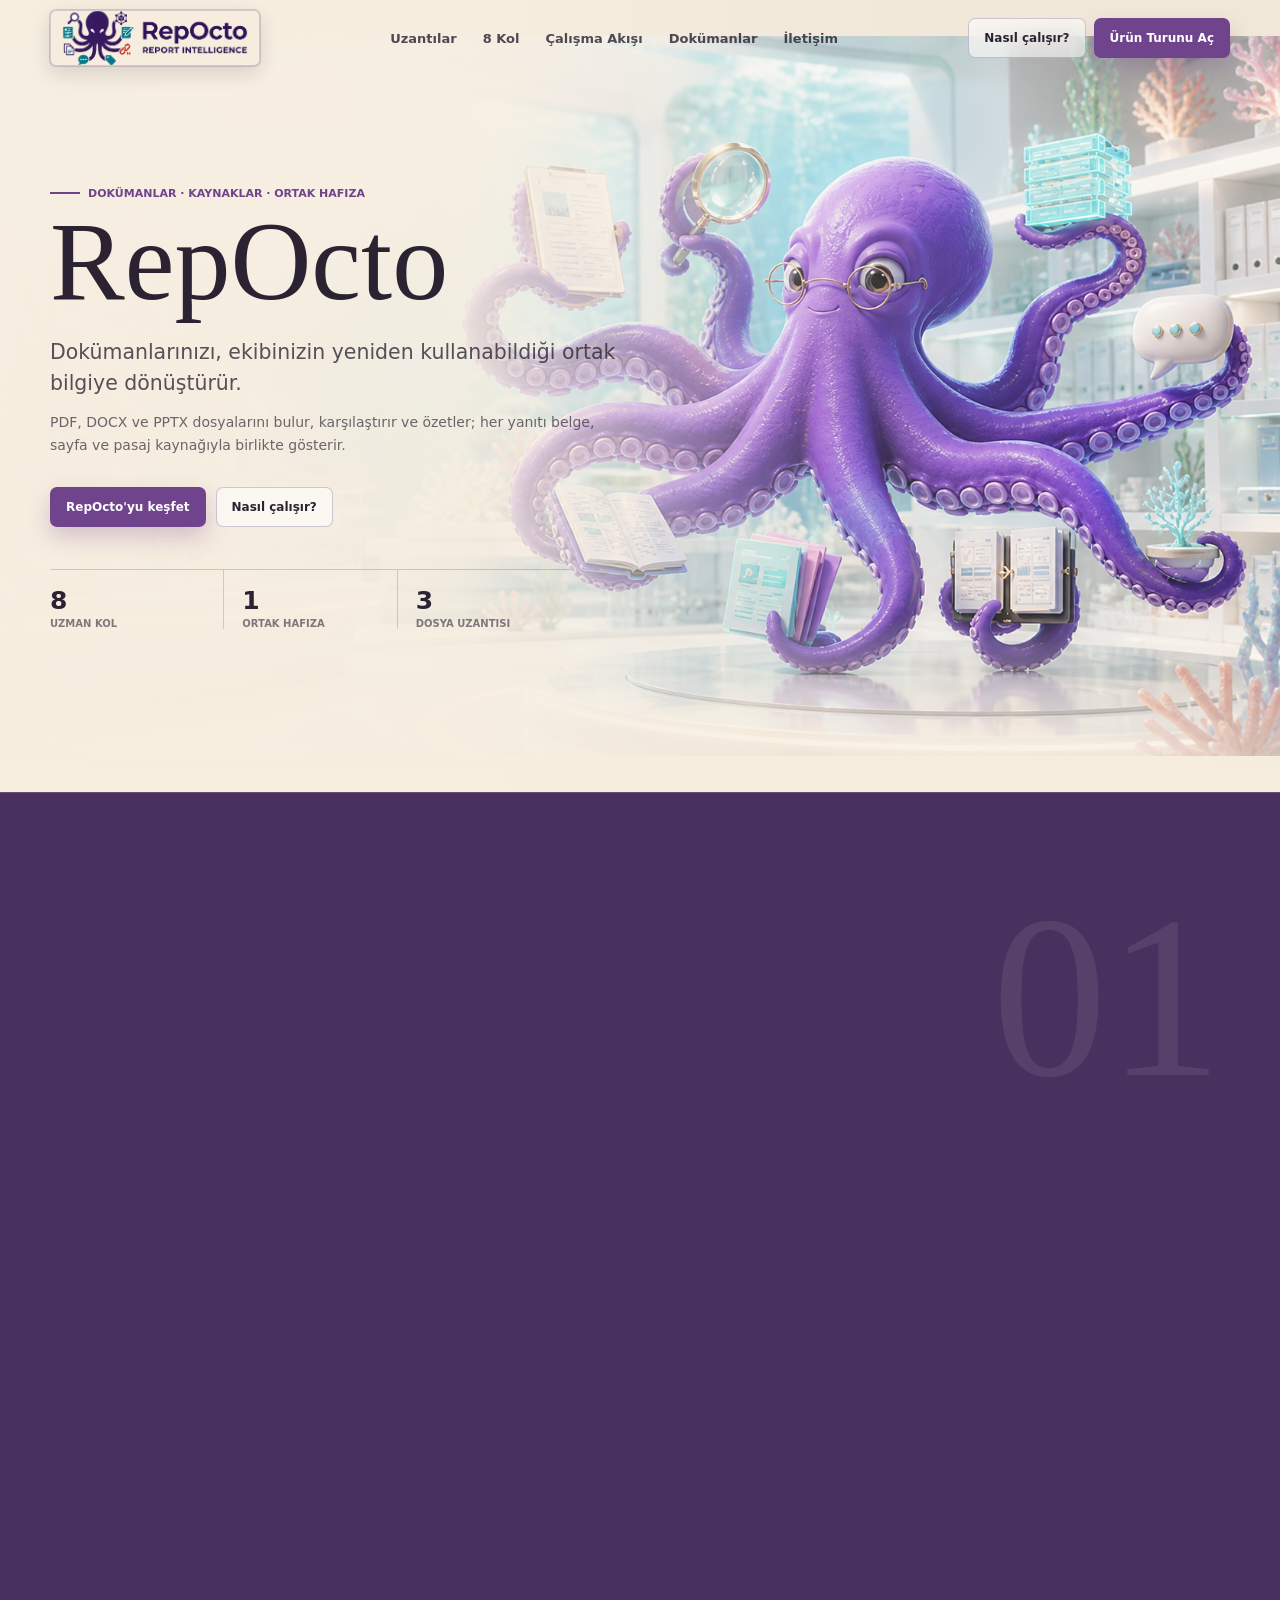
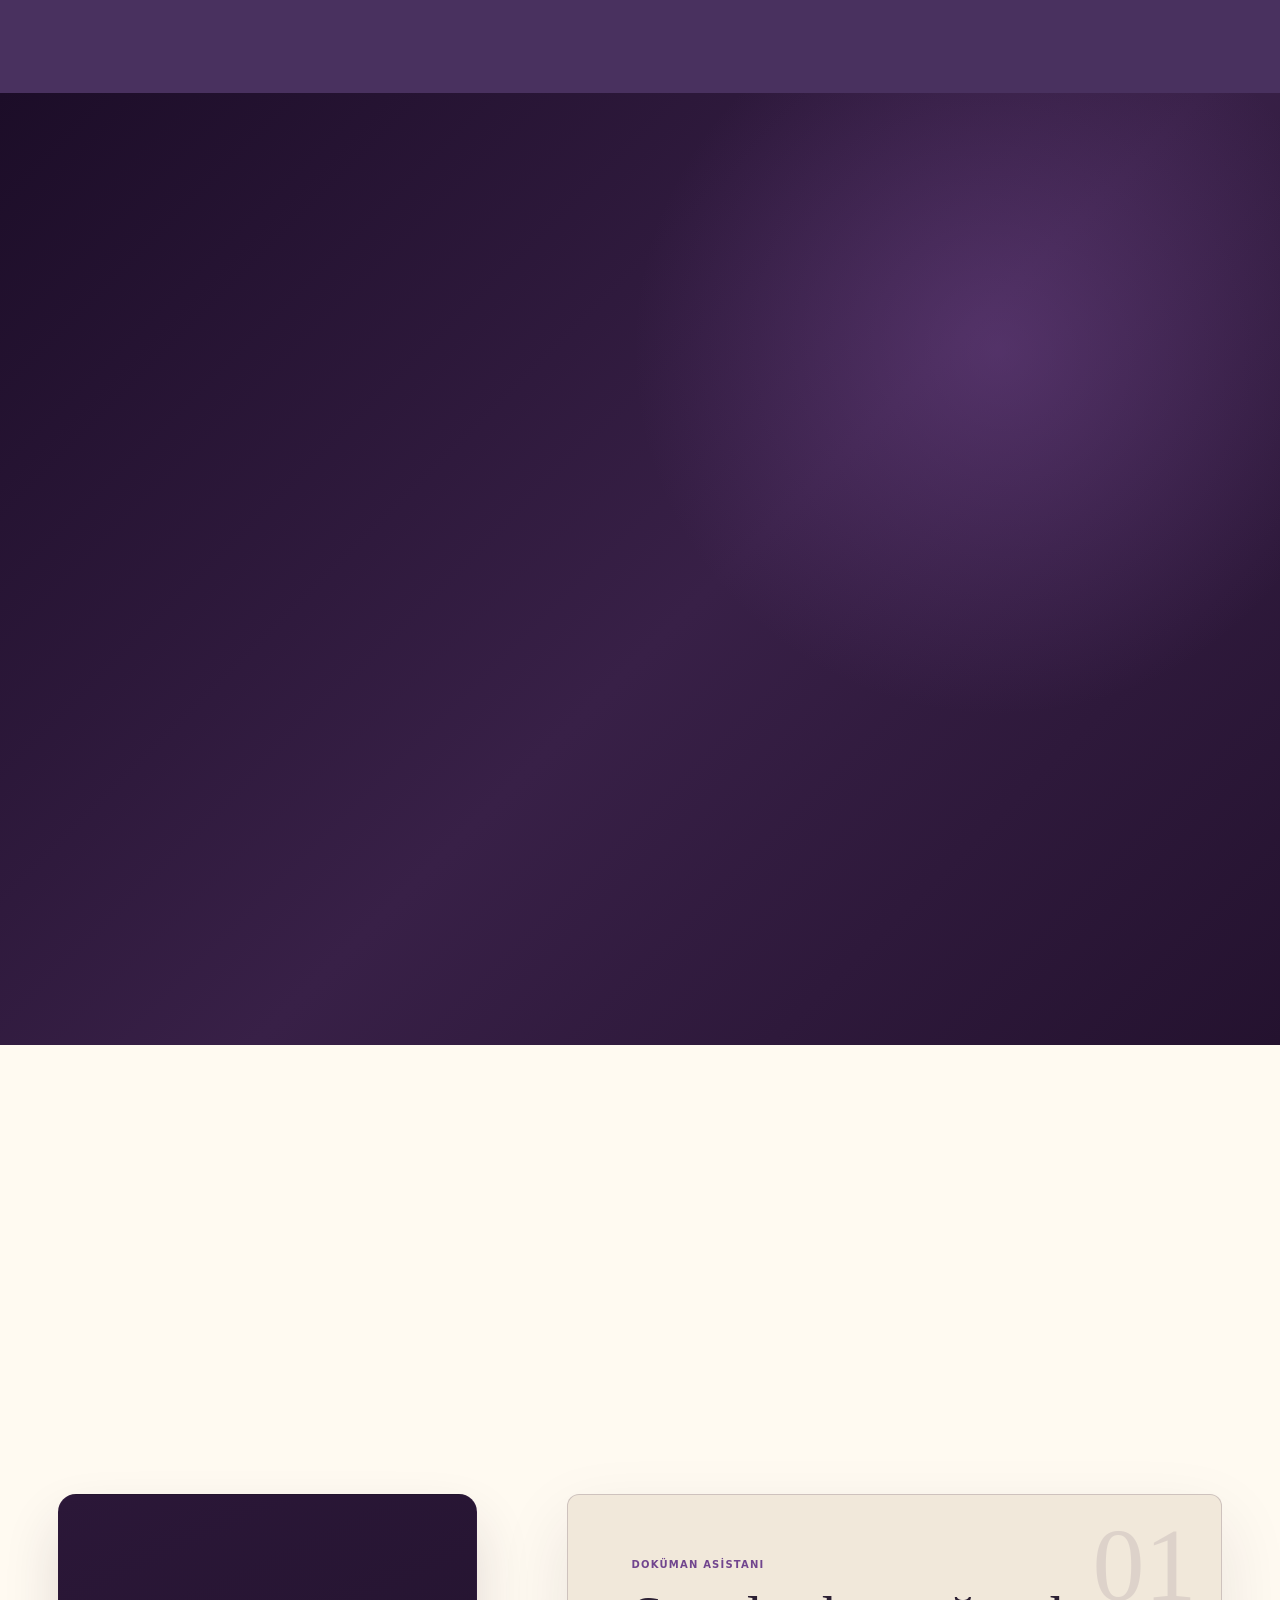
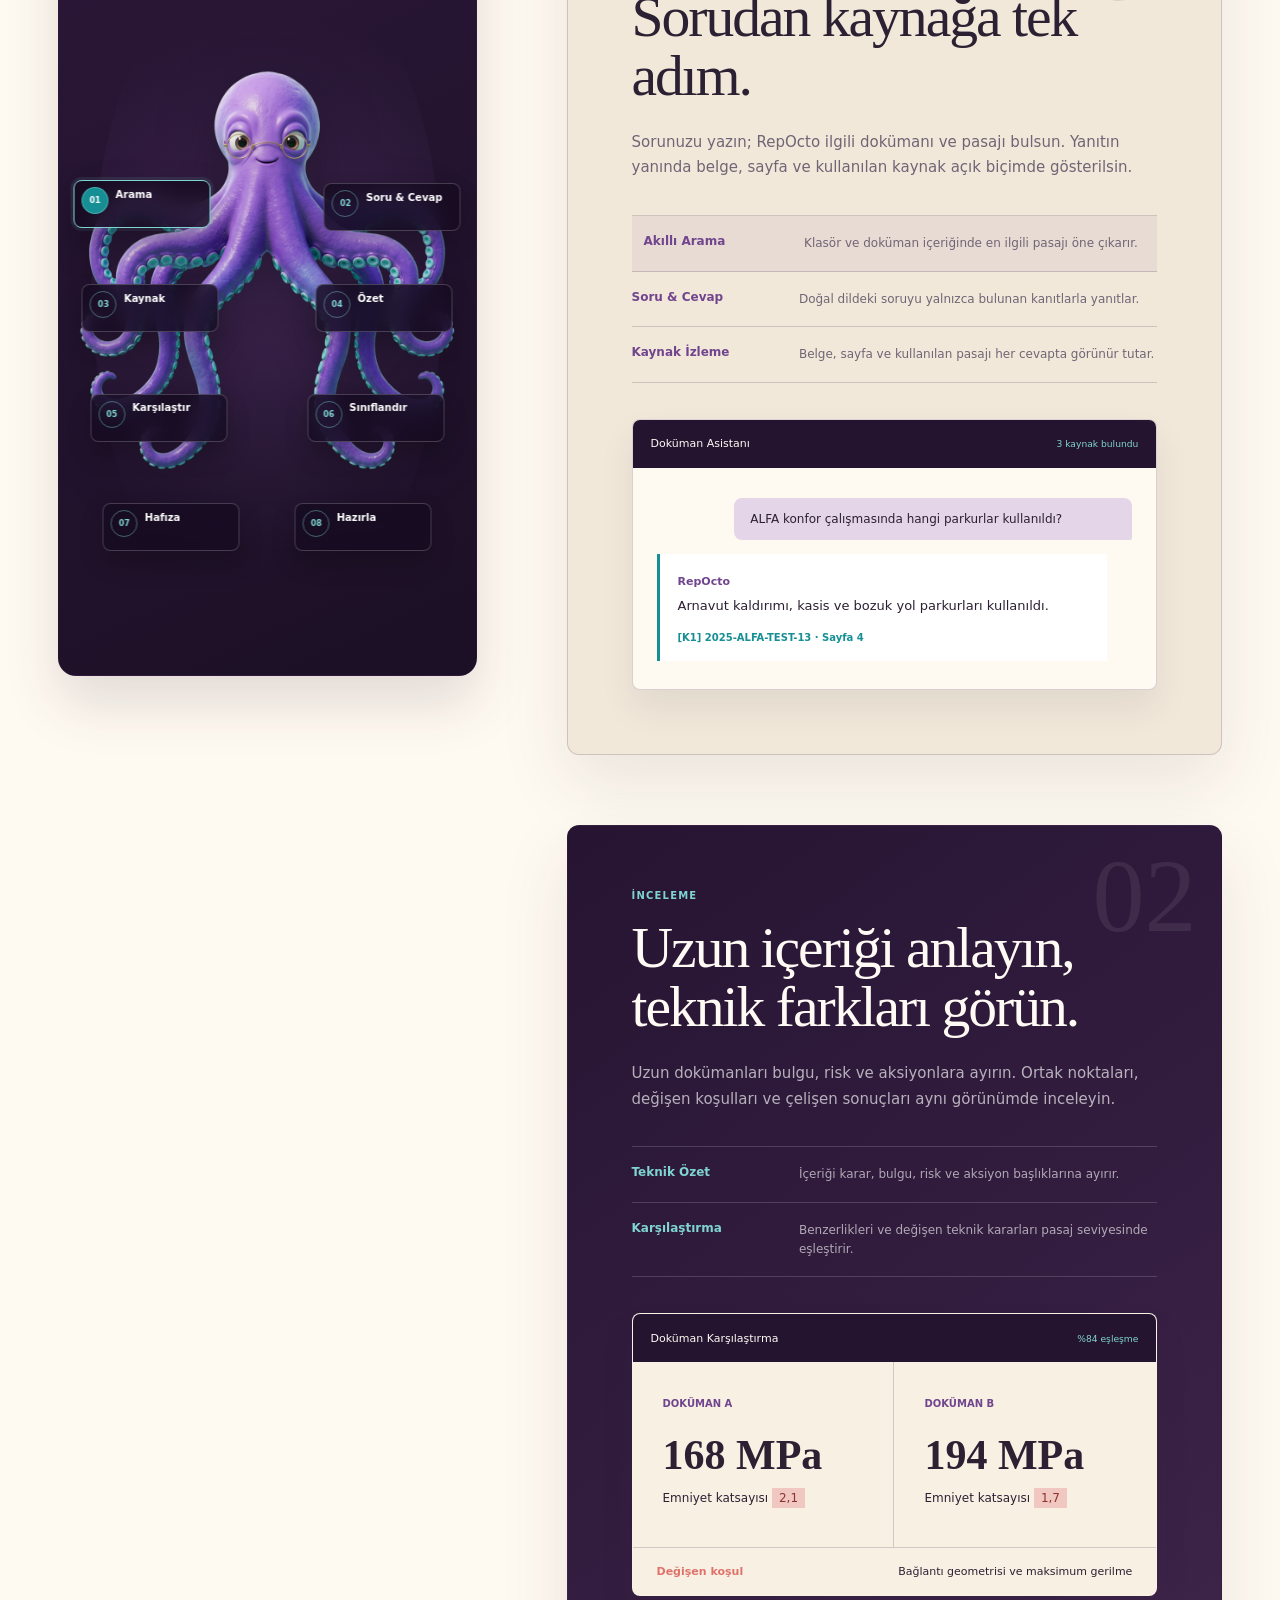
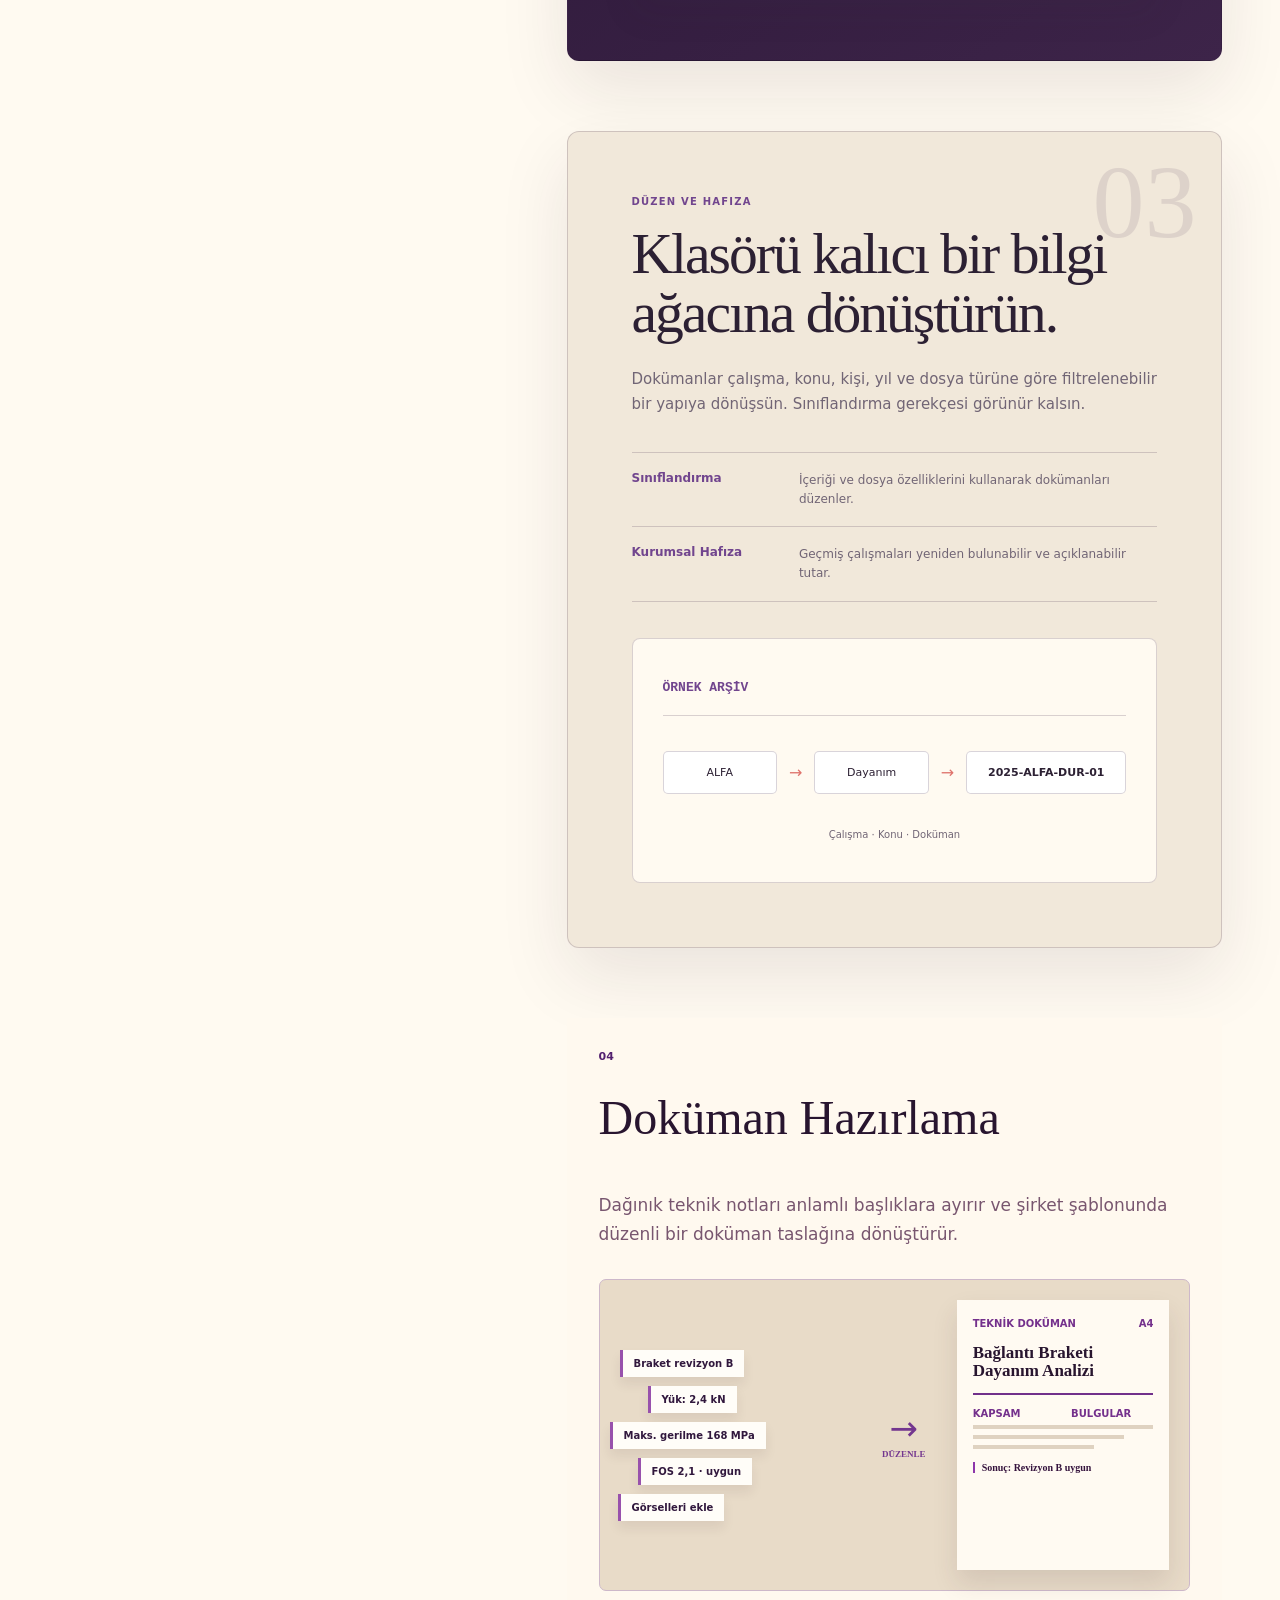
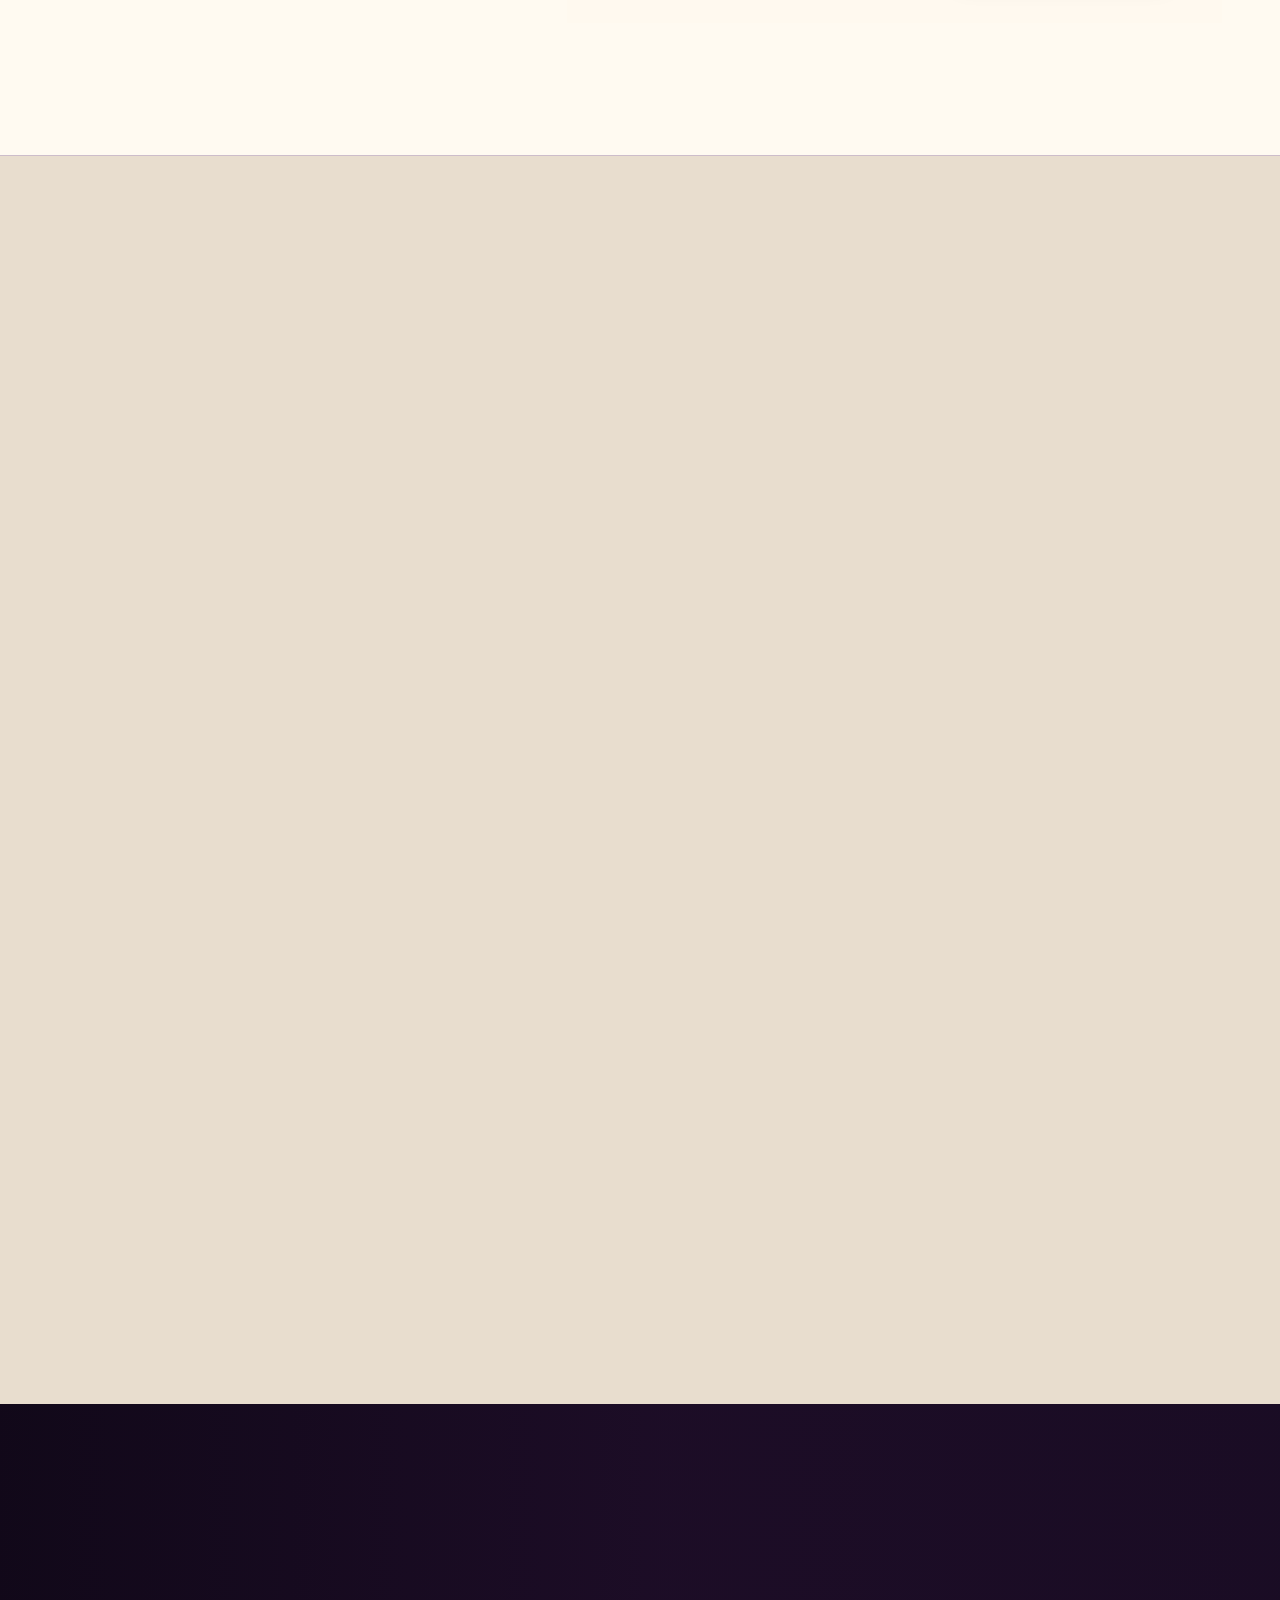
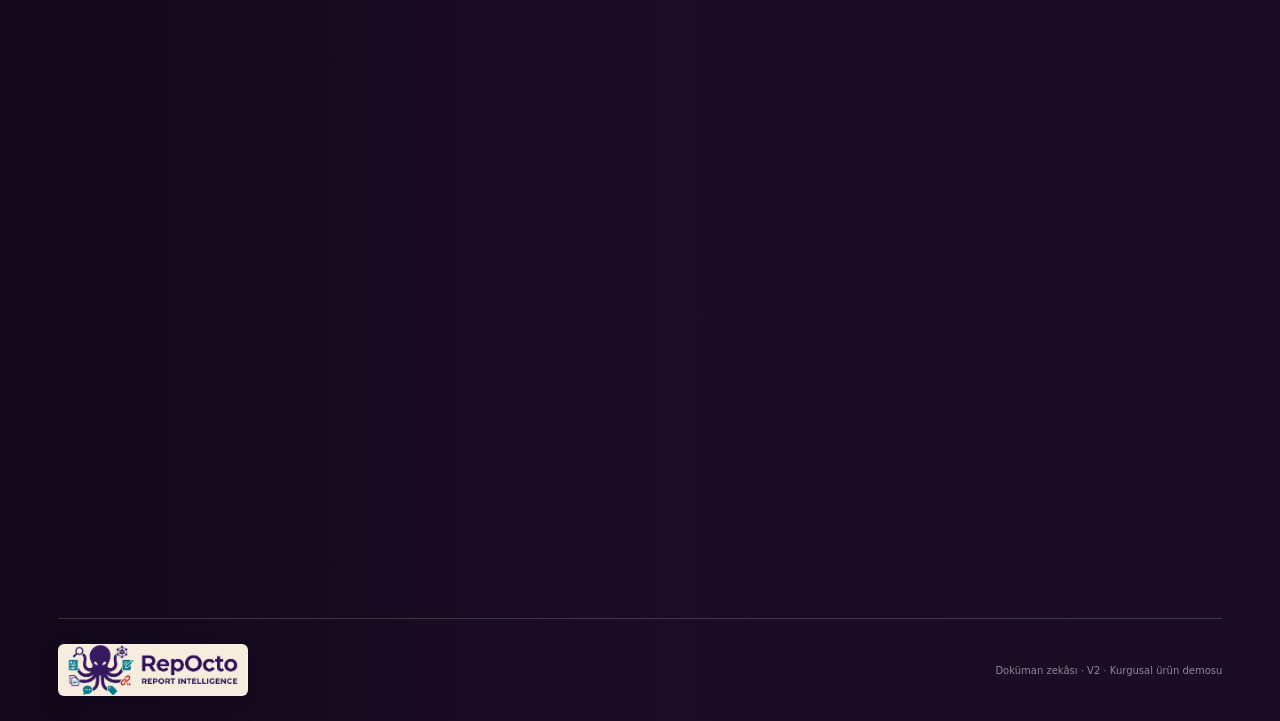
<file: index.html>
<!doctype html>
<html lang="tr">
<head>
  <meta charset="utf-8">
  <meta name="viewport" content="width=device-width, initial-scale=1">
  <meta http-equiv="Content-Security-Policy" content="default-src 'self'; script-src 'self'; script-src-attr 'none'; style-src 'self'; style-src-attr 'none'; img-src 'self' data:; media-src 'self'; font-src 'none'; connect-src 'none'; form-action 'none'; frame-src 'none'; object-src 'none'; base-uri 'none'; worker-src 'none'; manifest-src 'none'">
  <meta name="referrer" content="no-referrer">
  <meta name="robots" content="noindex, nofollow">
  <meta name="description" content="RepOcto, dağınık dokümanları aranabilir, karşılaştırılabilir ve kaynakları izlenebilir ortak bilgiye dönüştürür.">
  <title>RepOcto | Doküman Zekâsı · V2</title>
  <link rel="icon" type="image/svg+xml" href="assets/repocto-favicon.svg?v=2">
  <link rel="stylesheet" href="css/repocto-v2.css?v=13">
  <link rel="stylesheet" href="css/repocto-legacy-memory.css?v=4">
  <script src="js/repocto-legacy-memory.js?v=6" defer></script>
  <script src="js/repocto-v2.js?v=2" defer></script>
</head>
<body data-landing-version="2">
  <a class="skip-link" href="#ana-anlatim">İçeriğe geç</a>
  <div class="scroll-progress" aria-hidden="true"><span data-scroll-progress></span></div>

  <header class="site-header" data-site-header>
    <a class="brand" href="#ana-anlatim" aria-label="RepOcto ana anlatım">
      <img class="brand-wordmark" src="assets/repocto-wordmark.png?v=2" alt="" width="1565" height="500">
    </a>

    <nav class="site-nav" id="site-nav" aria-label="Ana navigasyon" data-site-nav>
      <a href="#uzantilar">Uzantılar</a>
      <a href="#yetenekler">8 Kol</a>
      <a href="#detaylar">Çalışma Akışı</a>
      <a href="#dokumanlar">Dokümanlar</a>
      <a href="#son">İletişim</a>
    </nav>

    <div class="header-actions">
      <a class="header-how-link" href="#uzantilar">Nasıl çalışır?</a>
      <a class="button button-primary header-app-link" href="#dokumanlar">Ürün Turunu Aç</a>
      <button class="menu-toggle" type="button" aria-controls="site-nav" aria-expanded="false" data-menu-toggle>Menü</button>
    </div>
  </header>

  <main>
    <section class="hero section-snap" id="ana-anlatim" aria-labelledby="hero-title">
      <video class="hero-video" muted loop playsinline preload="auto" poster="assets/repocto-hero-coral-v3.png" aria-label="Dokümanlarla çalışan RepOcto animasyonu">
        <source src="assets/repocto-hero-loop-v2.mp4?v=1" type="video/mp4">
      </video>
      <div class="hero-content">
        <div class="hero-copy">
          <p class="hero-overline">Dokümanlar · Kaynaklar · Ortak Hafıza</p>
          <h1 id="hero-title">RepOcto</h1>
          <p class="hero-statement">Dokümanlarınızı, ekibinizin yeniden kullanabildiği ortak bilgiye dönüştürür.</p>
          <p class="hero-description">PDF, DOCX ve PPTX dosyalarını bulur, karşılaştırır ve özetler; her yanıtı belge, sayfa ve pasaj kaynağıyla birlikte gösterir.</p>
          <div class="hero-actions">
            <a class="button button-primary" href="#uzantilar">RepOcto'yu keşfet</a>
            <a class="button button-secondary" href="#yetenekler">Nasıl çalışır?</a>
          </div>
          <div class="hero-facts" aria-label="RepOcto kısa özeti">
            <div><strong>8</strong><span>Uzman kol</span></div>
            <div><strong>1</strong><span>Ortak hafıza</span></div>
            <div><strong>3</strong><span>Dosya uzantısı</span></div>
          </div>
        </div>
      </div>
    </section>

    <section class="extensions section-snap" id="uzantilar" aria-labelledby="extensions-title">
      <div class="section-shell extensions-layout">
        <div class="section-number" aria-hidden="true">01</div>
        <div class="extensions-copy reveal">
          <p class="eyebrow">UZANTILAR</p>
          <h2 id="extensions-title">Farklı dosya türleri, tek doküman akışı.</h2>
          <p>RepOcto, belirlediğiniz doküman klasöründeki yaygın ofis dosyalarını birlikte işler. Metni ve belge bilgilerini çıkarır, içeriği ortak bir arama alanında buluşturur.</p>
        </div>
        <div class="format-display reveal" aria-label="Desteklenen dosya türleri">
          <span>PDF</span><i aria-hidden="true"></i><span>DOCX</span><i aria-hidden="true"></i><span>PPTX</span>
        </div>
        <ol class="document-flow reveal" aria-label="Doküman işleme adımları">
          <li><span>01</span><strong>Klasörü seç</strong></li>
          <li><span>02</span><strong>Dokümanları tara</strong></li>
          <li><span>03</span><strong>İçeriği anlamlandır</strong></li>
          <li><span>04</span><strong>Kaynağıyla kullan</strong></li>
        </ol>
      </div>
    </section>

    <section class="octopus-navigation section-snap" id="yetenekler" aria-labelledby="octopus-title">
      <div class="section-shell octopus-layout">
        <div class="octopus-intro reveal">
          <p class="eyebrow eyebrow-light">SEKİZ KOL, TEK ÇALIŞMA AKIŞI</p>
          <h2 id="octopus-title">Her kol, dokümanın bilgiye dönüşmesinde farklı bir görevi üstlenir.</h2>
          <p>Bir kola dokunun. RepOcto sizi o işlevin çalışma biçimini açıklayan bölüme götürsün.</p>
          <div class="octopus-groups" aria-label="Yetenek grupları">
            <span>Bul ve yanıtla</span>
            <span>İncele ve karşılaştır</span>
            <span>Düzenle ve hatırla</span>
            <span>Hazırla ve paylaş</span>
          </div>
        </div>

        <div class="octopus-stage octopus-stage-primary octopus-stage-static octopus-stage-character reveal" data-octopus-map data-active-arm="search" aria-label="Sekiz kollu RepOcto navigasyonu">
          <img class="octopus-character" src="assets/repocto-octopus-friendly-v3.png" alt="Gülümseyen ve sekiz kolu belirgin RepOcto karakteri">

          <a class="arm-target arm-target-left arm-level-1" href="#detay-arama" data-arm-link="search"><span>01</span><strong>Akıllı Arama</strong><small>İlgili pasajı bulur</small></a>
          <a class="arm-target arm-target-right arm-level-1" href="#detay-soru" data-arm-link="qa"><span>02</span><strong>Soru &amp; Cevap</strong><small>Kanıtla yanıtlar</small></a>
          <a class="arm-target arm-target-left arm-level-2" href="#detay-kaynak" data-arm-link="citation"><span>03</span><strong>Kaynak İzleme</strong><small>Dayanağı gösterir</small></a>
          <a class="arm-target arm-target-right arm-level-2" href="#detay-ozet" data-arm-link="summary"><span>04</span><strong>Teknik Özet</strong><small>Bulguyu sadeleştirir</small></a>
          <a class="arm-target arm-target-left arm-level-3" href="#detay-karsilastirma" data-arm-link="compare"><span>05</span><strong>Karşılaştırma</strong><small>Farkı görünür kılar</small></a>
          <a class="arm-target arm-target-right arm-level-3" href="#detay-siniflandirma" data-arm-link="category"><span>06</span><strong>Sınıflandırma</strong><small>İçeriği düzenler</small></a>
          <a class="arm-target arm-target-left arm-level-4" href="#detay-hafiza" data-arm-link="memory"><span>07</span><strong>Kurumsal Hafıza</strong><small>Deneyimi biriktirir</small></a>
          <a class="arm-target arm-target-right arm-level-4" href="#detay-hazirlama" data-arm-link="writing"><span>08</span><strong>Doküman Hazırlama</strong><small>İlk taslağı kurar</small></a>
        </div>
      </div>
    </section>

    <section class="story-section" id="detaylar" aria-labelledby="story-title">
      <header class="story-heading section-shell reveal">
        <p class="eyebrow">ÇALIŞMA AKIŞI</p>
        <h2 id="story-title">Sekiz işlev, dört bütünlüklü çalışma görünümünde birleşir.</h2>
      </header>

      <div class="story-layout section-shell">
        <aside class="story-octopus" aria-label="Detay bölümleri arasında gezinme">
          <div class="octopus-stage octopus-stage-secondary octopus-stage-static" data-octopus-map data-active-arm="search">
            <img class="octopus-character" src="assets/repocto-octopus-friendly-v3.png" alt="Gülümseyen ve sekiz kolu belirgin RepOcto karakteri">
            <a class="arm-target arm-target-left arm-level-1" href="#detay-arama" data-arm-link="search"><span>01</span><strong>Arama</strong></a>
            <a class="arm-target arm-target-right arm-level-1" href="#detay-soru" data-arm-link="qa"><span>02</span><strong>Soru &amp; Cevap</strong></a>
            <a class="arm-target arm-target-left arm-level-2" href="#detay-kaynak" data-arm-link="citation"><span>03</span><strong>Kaynak</strong></a>
            <a class="arm-target arm-target-right arm-level-2" href="#detay-ozet" data-arm-link="summary"><span>04</span><strong>Özet</strong></a>
            <a class="arm-target arm-target-left arm-level-3" href="#detay-karsilastirma" data-arm-link="compare"><span>05</span><strong>Karşılaştır</strong></a>
            <a class="arm-target arm-target-right arm-level-3" href="#detay-siniflandirma" data-arm-link="category"><span>06</span><strong>Sınıflandır</strong></a>
            <a class="arm-target arm-target-left arm-level-4" href="#detay-hafiza" data-arm-link="memory"><span>07</span><strong>Hafıza</strong></a>
            <a class="arm-target arm-target-right arm-level-4" href="#detay-hazirlama" data-arm-link="writing"><span>08</span><strong>Hazırla</strong></a>
          </div>
        </aside>

        <div class="story-stream">
          <article class="story-panel" aria-labelledby="assistant-title">
            <div class="story-index">01</div>
            <div class="story-copy">
              <p class="story-kicker">DOKÜMAN ASİSTANI</p>
              <h3 id="assistant-title">Sorudan kaynağa tek adım.</h3>
              <p>Sorunuzu yazın; RepOcto ilgili dokümanı ve pasajı bulsun. Yanıtın yanında belge, sayfa ve kullanılan kaynak açık biçimde gösterilsin.</p>
              <div class="feature-lines">
                <div id="detay-arama" data-feature-key="search"><strong>Akıllı Arama</strong><span>Klasör ve doküman içeriğinde en ilgili pasajı öne çıkarır.</span></div>
                <div id="detay-soru" data-feature-key="qa"><strong>Soru &amp; Cevap</strong><span>Doğal dildeki soruyu yalnızca bulunan kanıtlarla yanıtlar.</span></div>
                <div id="detay-kaynak" data-feature-key="citation"><strong>Kaynak İzleme</strong><span>Belge, sayfa ve kullanılan pasajı her cevapta görünür tutar.</span></div>
              </div>
            </div>
            <div class="demo-window assistant-demo" aria-label="Kaynaklı doküman yanıtı örneği">
              <div class="demo-bar"><span>Doküman Asistanı</span><small>3 kaynak bulundu</small></div>
              <div class="demo-question">ALFA konfor çalışmasında hangi parkurlar kullanıldı?</div>
              <div class="demo-answer"><strong>RepOcto</strong><p>Arnavut kaldırımı, kasis ve bozuk yol parkurları kullanıldı.</p><span>[K1] 2025-ALFA-TEST-13 · Sayfa 4</span></div>
            </div>
          </article>

          <article class="story-panel story-panel-dark" aria-labelledby="review-title">
            <div class="story-index">02</div>
            <div class="story-copy">
              <p class="story-kicker">İNCELEME</p>
              <h3 id="review-title">Uzun içeriği anlayın, teknik farkları görün.</h3>
              <p>Uzun dokümanları bulgu, risk ve aksiyonlara ayırın. Ortak noktaları, değişen koşulları ve çelişen sonuçları aynı görünümde inceleyin.</p>
              <div class="feature-lines">
                <div id="detay-ozet" data-feature-key="summary"><strong>Teknik Özet</strong><span>İçeriği karar, bulgu, risk ve aksiyon başlıklarına ayırır.</span></div>
                <div id="detay-karsilastirma" data-feature-key="compare"><strong>Karşılaştırma</strong><span>Benzerlikleri ve değişen teknik kararları pasaj seviyesinde eşleştirir.</span></div>
              </div>
            </div>
            <div class="demo-window compare-demo" aria-label="İki doküman karşılaştırma örneği">
              <div class="demo-bar"><span>Doküman Karşılaştırma</span><small>%84 eşleşme</small></div>
              <div class="compare-columns">
                <article><span>DOKÜMAN A</span><strong>168 MPa</strong><p>Emniyet katsayısı <mark>2,1</mark></p></article>
                <article><span>DOKÜMAN B</span><strong>194 MPa</strong><p>Emniyet katsayısı <mark>1,7</mark></p></article>
              </div>
              <div class="compare-summary"><b>Değişen koşul</b><span>Bağlantı geometrisi ve maksimum gerilme</span></div>
            </div>
          </article>

          <article class="story-panel" aria-labelledby="memory-title">
            <div class="story-index">03</div>
            <div class="story-copy">
              <p class="story-kicker">DÜZEN VE HAFIZA</p>
              <h3 id="memory-title">Klasörü kalıcı bir bilgi ağacına dönüştürün.</h3>
              <p>Dokümanlar çalışma, konu, kişi, yıl ve dosya türüne göre filtrelenebilir bir yapıya dönüşsün. Sınıflandırma gerekçesi görünür kalsın.</p>
              <div class="feature-lines">
                <div id="detay-siniflandirma" data-feature-key="category"><strong>Sınıflandırma</strong><span>İçeriği ve dosya özelliklerini kullanarak dokümanları düzenler.</span></div>
                <div id="detay-hafiza" data-feature-key="memory"><strong>Kurumsal Hafıza</strong><span>Geçmiş çalışmaları yeniden bulunabilir ve açıklanabilir tutar.</span></div>
              </div>
            </div>
            <div class="memory-path-demo" aria-label="Doküman klasörünün bilgi ağacına dönüşümü">
              <code>ÖRNEK ARŞİV</code>
              <span>ALFA</span><i aria-hidden="true">→</i><span>Dayanım</span><i aria-hidden="true">→</i><strong>2025-ALFA-DUR-01</strong>
              <small>Çalışma · Konu · Doküman</small>
            </div>
          </article>

          <article class="story-panel story-panel-writing" id="detay-hazirlama" data-feature-key="writing" aria-labelledby="writing-title">
            <div class="writing-copy">
              <span class="writing-number">04</span>
              <h3 id="writing-title">Doküman Hazırlama</h3>
              <p>Dağınık teknik notları anlamlı başlıklara ayırır ve şirket şablonunda düzenli bir doküman taslağına dönüştürür.</p>
            </div>
            <div class="writing-flow" aria-label="Teknik notlardan düzenli doküman taslağına dönüşüm">
              <ul class="writing-notes" aria-label="Teknik notlar">
                <li>Braket revizyon B</li>
                <li>Yük: 2,4 kN</li>
                <li>Maks. gerilme 168 MPa</li>
                <li>FOS 2,1 · uygun</li>
                <li>Görselleri ekle</li>
              </ul>
              <div class="writing-transform" aria-hidden="true"><b>→</b><span>DÜZENLE</span></div>
              <figure class="writing-document" aria-label="Bağlantı Braketi Dayanım Analizi teknik doküman taslağı">
                <div class="writing-document-meta"><span>TEKNİK DOKÜMAN</span><b>A4</b></div>
                <h4>Bağlantı Braketi<br>Dayanım Analizi</h4>
                <div class="writing-document-rule"></div>
                <div class="writing-document-columns"><strong>KAPSAM</strong><strong>BULGULAR</strong></div>
                <i></i><i></i><i></i>
                <p>Sonuç: Revizyon B uygun</p>
              </figure>
            </div>
          </article>
        </div>
      </div>
    </section>

    <section class="memory-explorer-section section-snap" id="dokumanlar" aria-labelledby="documents-title">
      <div class="section-shell wide-shell">
        <div class="memory-explorer-heading reveal">
          <div>
            <p class="eyebrow dark-eyebrow">KURUMSAL HAFIZA · ETKİLEŞİMLİ DEMO</p>
            <h2 id="documents-title">Klasör yapısı, aranabilir bir doküman ağacına dönüşür.</h2>
          </div>
        </div>
        <div class="rh-memory-explorer reveal" data-memory-explorer></div>
      </div>
    </section>

    <section class="final-section section-snap" id="son" aria-labelledby="final-title">
      <img class="final-background" src="assets/repocto-memory-network.png" alt="" width="2752" height="1536" loading="lazy">
      <div class="final-overlay" aria-hidden="true"></div>
      <div class="section-shell final-layout">
        <div class="final-copy reveal">
          <p class="eyebrow eyebrow-light">GÜVENLİ VE İZLENEBİLİR</p>
          <h2 id="final-title">Dokümanlar kurum içinde kalır; her yanıt kaynağına geri döner.</h2>
          <p>Yerel model desteği, ekip bazlı veri alanları ve belge–sayfa–pasaj referanslarıyla RepOcto güvenli bir doküman çalışma alanı sunar.</p>
          <ul class="security-list">
            <li><strong>Yerel</strong><span>Model ve dokümanlar aynı ortamda çalışabilir.</span></li>
            <li><strong>İzlenebilir</strong><span>Her bulgu belge, sayfa ve pasajla açıklanır.</span></li>
            <li><strong>İzole</strong><span>Ekipler bağımsız veri alanlarında çalışır.</span></li>
          </ul>
        </div>
        <aside class="contact-card reveal">
          <span>İLETİŞİM</span>
          <h3>RepOcto'yu ekibinizin doküman akışında değerlendirelim.</h3>
          <p>Bu bağımsız ürün tanıtımında tüm kayıtlar kurgusaldır. Gerçek uygulamaya bağlantı kurulmaz.</p>
          <div class="contact-actions">
            <a class="button button-light" href="#dokumanlar">Demoyu Aç</a>
            <a class="button button-outline" href="#detaylar">Ürün Turuna Geç</a>
          </div>
        </aside>
      </div>
      <footer class="site-footer section-shell">
        <a class="footer-brand" href="#ana-anlatim" aria-label="RepOcto ana anlatım"><img class="footer-wordmark" src="assets/repocto-wordmark.png?v=2" alt="" width="1565" height="500"></a>
        <span>Doküman zekâsı · V2 · Kurgusal ürün demosu</span>
      </footer>
    </section>
  </main>
</body>
</html>
</file>
<file: css/repocto-v2.css>
:root {
  --ink: #24142f;
  --ink-deep: #160b21;
  --ink-soft: #392247;
  --purple: #71458e;
  --purple-bright: #9b6eb4;
  --teal: #168f94;
  --teal-light: #7fd4d1;
  --coral: #df736c;
  --paper: #f1e8da;
  --paper-light: #fffaf1;
  --paper-muted: #e5d8c8;
  --text: #2c2033;
  --muted: #716575;
  --line: rgba(64, 42, 72, 0.2);
  --white: #fffaf4;
  --shell: min(1240px, 91vw);
  --serif: "Iowan Old Style", "Palatino Linotype", Palatino, Georgia, serif;
  --sans: Inter, ui-sans-serif, system-ui, -apple-system, BlinkMacSystemFont, "Segoe UI", sans-serif;
}

* { box-sizing: border-box; }

html {
  scroll-behavior: smooth;
  scroll-padding-top: 86px;
}

body {
  margin: 0;
  overflow-x: hidden;
  color: var(--text);
  background: var(--paper);
  font-family: var(--sans);
  -webkit-font-smoothing: antialiased;
}

body.menu-open { overflow: hidden; }
a { color: inherit; text-decoration: none; }
button { color: inherit; font: inherit; }
img, video { display: block; max-width: 100%; }

.skip-link {
  position: fixed;
  z-index: 200;
  top: 12px;
  left: 12px;
  padding: 10px 14px;
  color: var(--white);
  background: var(--ink);
  border-radius: 5px;
  transform: translateY(-160%);
}

.skip-link:focus { transform: translateY(0); }

.scroll-progress {
  position: fixed;
  z-index: 120;
  top: 0;
  right: 0;
  left: 0;
  height: 3px;
  pointer-events: none;
  background: rgba(255, 255, 255, 0.12);
}

.scroll-progress span {
  display: block;
  width: 100%;
  height: 100%;
  background: linear-gradient(90deg, var(--teal), var(--coral));
  transform: scaleX(0);
  transform-origin: left;
}

.site-header {
  position: fixed;
  z-index: 100;
  top: 3px;
  right: 0;
  left: 0;
  display: grid;
  grid-template-columns: minmax(235px, 1fr) auto minmax(235px, 1fr);
  align-items: center;
  gap: 28px;
  min-height: 78px;
  padding: 9px 4vw;
  color: var(--ink);
  border-bottom: 1px solid transparent;
  transition: min-height 180ms ease, background-color 180ms ease, border-color 180ms ease, box-shadow 180ms ease;
}

.site-header.is-scrolled,
.site-header.menu-visible {
  min-height: 70px;
  background: rgba(255, 250, 241, 0.94);
  border-color: rgba(61, 39, 71, 0.16);
  box-shadow: 0 12px 35px rgba(29, 17, 38, 0.08);
  backdrop-filter: blur(16px);
}

.brand {
  display: inline-flex;
  align-items: center;
  gap: 12px;
  width: max-content;
}

.site-nav {
  display: flex;
  align-items: center;
  justify-content: center;
  gap: clamp(18px, 2.4vw, 34px);
  font-size: 13px;
  font-weight: 700;
}

.site-nav a {
  position: relative;
  padding: 11px 0;
  color: #45384b;
}

.site-nav a::after {
  position: absolute;
  right: 0;
  bottom: 4px;
  left: 0;
  height: 2px;
  background: var(--purple);
  content: "";
  transform: scaleX(0);
  transition: transform 160ms ease;
}

.site-nav a:hover::after,
.site-nav a:focus-visible::after,
.site-nav a.active::after { transform: scaleX(1); }

.header-actions {
  display: flex;
  align-items: center;
  justify-content: flex-end;
  gap: 10px;
}

.version-badge {
  display: inline-grid;
  place-items: center;
  min-width: 36px;
  height: 28px;
  padding: 0 8px;
  color: var(--purple);
  border: 1px solid rgba(113, 69, 142, 0.28);
  border-radius: 999px;
  background: rgba(255, 250, 241, 0.64);
  font-size: 10px;
  font-weight: 900;
}

.button {
  display: inline-flex;
  align-items: center;
  justify-content: center;
  gap: 12px;
  min-height: 46px;
  padding: 0 20px;
  border: 1px solid transparent;
  border-radius: 6px;
  font-size: 13px;
  font-weight: 780;
  transition: color 150ms ease, background-color 150ms ease, border-color 150ms ease, transform 150ms ease;
}

.button:hover { transform: translateY(-2px); }
.button:focus-visible,
.arm-target:focus-visible,
.menu-toggle:focus-visible { outline: 3px solid rgba(22, 143, 148, 0.42); outline-offset: 3px; }
.button-primary { color: #fff; background: var(--purple); box-shadow: 0 10px 26px rgba(79, 41, 104, 0.2); }
.button-primary:hover { background: #5d3377; }
.button-light { color: var(--ink); background: var(--paper-light); }
.button-light:hover { background: #fff; }
.button-outline { color: var(--white); border-color: rgba(255, 255, 255, 0.45); background: rgba(255, 255, 255, 0.05); }
.button-outline:hover { border-color: #fff; background: rgba(255, 255, 255, 0.12); }

.menu-toggle {
  display: none;
  min-height: 42px;
  padding: 0 13px;
  border: 1px solid var(--line);
  border-radius: 5px;
  background: var(--paper-light);
  cursor: pointer;
  font-size: 12px;
  font-weight: 800;
}

.section-shell { width: var(--shell); margin: 0 auto; }
.section-snap { scroll-margin-top: 0; }

.hero {
  position: relative;
  min-height: 760px;
  height: 100svh;
  overflow: hidden;
  color: var(--ink);
  background: #e8e7df;
}

.hero-video,
.hero-wash {
  position: absolute;
  inset: 0;
  width: 100%;
  height: 100%;
}

.hero-video { object-fit: cover; object-position: center; }

.hero-wash {
  z-index: 1;
  background:
    linear-gradient(90deg, rgba(255, 250, 241, 0.98) 0%, rgba(255, 250, 241, 0.9) 35%, rgba(255, 250, 241, 0.3) 62%, rgba(40, 22, 51, 0.08) 100%),
    linear-gradient(0deg, rgba(241, 232, 218, 0.76), transparent 28%);
}

.hero-content {
  position: relative;
  z-index: 3;
  display: flex;
  flex-direction: column;
  justify-content: center;
  width: var(--shell);
  height: 100%;
  margin: 0 auto;
  padding-top: 84px;
}

.hero-copy-panel {
  width: min(57%, 760px);
  padding: clamp(34px, 4vw, 58px);
  border: 1px solid rgba(90, 58, 105, 0.18);
  border-radius: 10px;
  background: rgba(255, 250, 241, 0.77);
  box-shadow: 0 26px 70px rgba(54, 35, 62, 0.12);
  backdrop-filter: blur(9px);
}

.hero-overline,
.eyebrow {
  margin: 0 0 20px;
  color: var(--purple);
  font-size: 11px;
  font-weight: 900;
  letter-spacing: 0.12em;
  text-transform: uppercase;
}

.hero-overline {
  display: flex;
  align-items: center;
  gap: 14px;
}

.hero-overline::before {
  width: 34px;
  height: 2px;
  background: var(--purple);
  content: "";
}

.hero h1 {
  max-width: 680px;
  margin: 0;
  color: #321841;
  font-family: var(--serif);
  font-size: clamp(78px, 8.2vw, 126px);
  font-weight: 500;
  line-height: 0.78;
  letter-spacing: -0.065em;
}

.hero-statement {
  max-width: 650px;
  margin: 36px 0 0;
  font-family: var(--serif);
  font-size: clamp(27px, 2.8vw, 42px);
  line-height: 1.04;
  letter-spacing: -0.035em;
}

.hero-description {
  max-width: 660px;
  margin: 24px 0 0;
  color: #665a69;
  font-size: 16px;
  line-height: 1.72;
}

.hero-cta { align-self: flex-start; margin-top: 34px; }
.hero-actions { display: flex; flex-wrap: wrap; gap: 10px; margin-top: 30px; }
.hero-actions .hero-cta { margin-top: 0; }
.hero-app-cta { color: var(--ink); border-color: rgba(70, 44, 82, 0.26); background: rgba(255, 255, 255, 0.72); }
.hero-app-cta:hover { border-color: var(--purple); background: #fff; }
.hero-facts { display: grid; grid-template-columns: repeat(3, 1fr); max-width: 620px; margin: 34px 0 0; border-top: 1px solid rgba(80, 54, 91, 0.22); }
.hero-facts div { padding: 19px 18px 0 0; border-right: 1px solid rgba(80, 54, 91, 0.18); }
.hero-facts div:last-child { border-right: 0; padding-left: 18px; }
.hero-facts div:nth-child(2) { padding-left: 18px; }
.hero-facts dt { color: var(--ink); font-size: 24px; font-weight: 900; }
.hero-facts dd { margin: 4px 0 0; color: var(--muted); font-size: 9px; font-weight: 900; letter-spacing: 0.08em; text-transform: uppercase; }

.extensions {
  min-height: 100svh;
  padding: 124px 0 106px;
  color: var(--white);
  border-top: 1px solid rgba(255, 255, 255, 0.14);
  background: #49315f;
}

.extensions-layout {
  position: relative;
  display: grid;
  grid-template-columns: minmax(0, 0.92fr) minmax(440px, 1.08fr);
  align-content: center;
  gap: 68px 9vw;
  min-height: calc(100svh - 230px);
}

.section-number {
  position: absolute;
  top: 0;
  right: 0;
  color: rgba(70, 45, 79, 0.11);
  font-family: var(--serif);
  font-size: clamp(130px, 18vw, 260px);
  line-height: 0.7;
}

.extensions .section-number { color: rgba(255, 255, 255, 0.08); }
.extensions .eyebrow,
.extensions .document-flow span { color: var(--teal-light); }

.extensions-copy { position: relative; z-index: 1; }
.extensions-copy h2,
.story-heading h2,
.final-copy h2 {
  margin: 0;
  font-family: var(--serif);
  font-size: clamp(48px, 5.3vw, 76px);
  font-weight: 500;
  line-height: 1.01;
  letter-spacing: -0.04em;
}

.extensions-copy > p:last-child {
  max-width: 640px;
  margin: 28px 0 0;
  color: rgba(255, 255, 255, 0.7);
  font-size: 16px;
  line-height: 1.72;
}

.format-display {
  position: relative;
  z-index: 1;
  display: grid;
  grid-template-columns: 1fr auto 1fr auto 1fr;
  align-items: center;
  gap: 22px;
  padding: 42px 0;
  border-top: 1px solid rgba(255, 255, 255, 0.18);
  border-bottom: 1px solid rgba(255, 255, 255, 0.18);
}

.format-display span {
  font-family: var(--serif);
  font-size: clamp(42px, 5vw, 76px);
  text-align: center;
}

.format-display i { width: 6px; height: 6px; background: var(--coral); border-radius: 50%; }

.document-flow {
  grid-column: 1 / -1;
  display: grid;
  grid-template-columns: repeat(4, 1fr);
  margin: 0;
  padding: 0;
  list-style: none;
  border-top: 1px solid rgba(255, 255, 255, 0.18);
  border-bottom: 1px solid rgba(255, 255, 255, 0.18);
}

.document-flow li {
  position: relative;
  min-height: 128px;
  padding: 25px 30px;
  border-right: 1px solid rgba(255, 255, 255, 0.18);
}

.document-flow li:last-child { border-right: 0; }
.document-flow li:not(:last-child)::after { position: absolute; top: 50%; right: -9px; z-index: 2; color: var(--coral); content: "→"; transform: translateY(-50%); }
.document-flow span { display: block; font-size: 11px; font-weight: 900; }
.document-flow strong { display: block; margin-top: 24px; font-family: var(--serif); font-size: 21px; font-weight: 600; }

.octopus-navigation {
  min-height: 100svh;
  padding: 116px 0 96px;
  color: var(--white);
  background:
    radial-gradient(circle at 78% 27%, rgba(129, 82, 160, 0.38), transparent 30%),
    linear-gradient(135deg, #1c0d28, #382047 54%, #24122f);
}

.octopus-layout {
  display: grid;
  grid-template-columns: minmax(360px, 0.78fr) minmax(620px, 1.22fr);
  align-items: center;
  gap: 5vw;
}

.octopus-intro { align-self: center; }
.eyebrow-light { color: var(--teal-light); }

.octopus-intro h2 {
  max-width: 620px;
  margin: 0;
  font-family: var(--serif);
  font-size: clamp(46px, 5vw, 72px);
  font-weight: 500;
  line-height: 1;
  letter-spacing: -0.04em;
}

.octopus-intro > p:not(.eyebrow) {
  max-width: 580px;
  margin: 28px 0 0;
  color: rgba(255, 255, 255, 0.66);
  font-size: 16px;
  line-height: 1.7;
}

.octopus-groups {
  display: grid;
  grid-template-columns: 1fr 1fr;
  gap: 0;
  margin-top: 42px;
  border-top: 1px solid rgba(255, 255, 255, 0.16);
}

.octopus-groups span {
  padding: 16px 18px 16px 0;
  color: rgba(255, 255, 255, 0.72);
  border-bottom: 1px solid rgba(255, 255, 255, 0.16);
  font-size: 12px;
}

.octopus-stage {
  position: relative;
  overflow: hidden;
  border: 1px solid rgba(255, 255, 255, 0.13);
  border-radius: 18px;
  background: rgba(18, 8, 28, 0.34);
  box-shadow: inset 0 0 80px rgba(139, 92, 165, 0.1), 0 35px 80px rgba(8, 3, 13, 0.24);
}

.octopus-stage-primary { min-height: 740px; }
.octopus-canvas { position: absolute; inset: 0; z-index: 1; width: 100%; height: 100%; pointer-events: none; }

.octopus-head {
  position: absolute;
  z-index: 2;
  top: 5%;
  left: 50%;
  width: 158px;
  height: 145px;
  border: 1px solid rgba(255, 255, 255, 0.22);
  border-radius: 48% 48% 44% 44% / 52% 52% 46% 46%;
  background: linear-gradient(145deg, #9a62bb, #542770 72%);
  box-shadow: inset 18px 14px 30px rgba(255, 255, 255, 0.1), 0 0 0 14px rgba(127, 77, 157, 0.12), 0 26px 45px rgba(7, 2, 12, 0.32);
  transform: translateX(-50%);
}

.octopus-head::after {
  position: absolute;
  right: 38px;
  bottom: -14px;
  left: 38px;
  height: 34px;
  border-radius: 0 0 42% 42%;
  background: #592a75;
  content: "";
}

.octopus-eye {
  position: absolute;
  z-index: 2;
  top: 50px;
  width: 18px;
  height: 27px;
  border-radius: 60% 40% 60% 40%;
  background: #fff;
  box-shadow: inset 0 -4px 0 #2a1632;
}

.octopus-eye-left { left: 45px; transform: rotate(-18deg); }
.octopus-eye-right { right: 45px; transform: scaleX(-1) rotate(-18deg); }

.octopus-head strong {
  position: absolute;
  z-index: 3;
  right: 0;
  bottom: 16px;
  left: 0;
  color: rgba(255, 255, 255, 0.9);
  font-size: 12px;
  letter-spacing: 0.08em;
  text-align: center;
  text-transform: uppercase;
}

.arm-target {
  position: absolute;
  z-index: 3;
  top: var(--arm-y);
  left: var(--arm-x);
  display: grid;
  grid-template-columns: 34px minmax(0, 1fr);
  gap: 9px 10px;
  width: 195px;
  min-height: 74px;
  padding: 10px 12px;
  color: #fff;
  border: 1px solid rgba(255, 255, 255, 0.2);
  border-radius: 8px;
  background: rgba(22, 11, 33, 0.9);
  box-shadow: 0 12px 25px rgba(0, 0, 0, 0.2);
  backdrop-filter: blur(10px);
  transition: border-color 160ms ease, background-color 160ms ease, transform 160ms ease, box-shadow 160ms ease;
}

.arm-target > span {
  grid-row: 1 / span 2;
  display: grid;
  place-items: center;
  width: 34px;
  height: 34px;
  color: var(--teal-light);
  border: 1px solid rgba(127, 212, 209, 0.45);
  border-radius: 50%;
  font-size: 10px;
  font-weight: 900;
}

.arm-target strong { align-self: end; font-size: 13px; line-height: 1.15; }
.arm-target small { align-self: start; color: rgba(255, 255, 255, 0.55); font-size: 10px; }
.arm-target:hover,
.arm-target.active { z-index: 4; border-color: var(--teal-light); background: rgba(63, 34, 80, 0.97); box-shadow: 0 16px 34px rgba(0, 0, 0, 0.28), 0 0 0 3px rgba(127, 212, 209, 0.1); transform: translateY(-3px); }
.arm-target.active > span { color: #fff; background: var(--teal); }

.story-section { padding: 118px 0 132px; background: var(--paper-light); }
.story-heading { padding-bottom: 80px; border-bottom: 1px solid var(--line); }
.story-heading h2 { max-width: 920px; }

.story-layout {
  display: grid;
  grid-template-columns: minmax(360px, 0.78fr) minmax(560px, 1.22fr);
  align-items: start;
  gap: clamp(48px, 7vw, 100px);
  padding-top: 80px;
}

.story-octopus {
  position: sticky;
  top: 98px;
  height: calc(100svh - 118px);
  min-height: 620px;
}

.octopus-stage-secondary {
  width: 100%;
  height: 100%;
  min-height: 620px;
  border-color: rgba(71, 42, 83, 0.17);
  background: linear-gradient(155deg, #2b1738, #1b1025);
  box-shadow: 0 28px 55px rgba(47, 28, 55, 0.14);
}

.octopus-stage-static::before {
  position: absolute;
  z-index: 0;
  inset: 5% 8%;
  border-radius: 50%;
  background: radial-gradient(circle, rgba(143, 93, 177, 0.25), transparent 68%);
  content: "";
  pointer-events: none;
}

.octopus-character {
  position: absolute;
  z-index: 1;
  top: 2.5%;
  left: 50%;
  width: min(92%, 410px);
  height: 94%;
  object-fit: contain;
  object-position: center;
  filter: drop-shadow(0 24px 30px rgba(8, 2, 14, 0.34));
  transform: translateX(-50%);
  pointer-events: none;
  user-select: none;
}

.octopus-stage-static .arm-target-right { right: 2%; left: auto; }
.octopus-stage-static .arm-target { background: rgba(22, 11, 33, 0.82); }

.octopus-stage-secondary .octopus-head { top: 5%; width: 122px; height: 112px; }
.octopus-stage-secondary .octopus-eye { top: 38px; width: 14px; height: 21px; }
.octopus-stage-secondary .octopus-eye-left { left: 35px; }
.octopus-stage-secondary .octopus-eye-right { right: 35px; }
.octopus-stage-secondary .octopus-head strong { bottom: 12px; font-size: 9px; }
.octopus-stage-secondary .octopus-head::after { right: 30px; bottom: -10px; left: 30px; height: 26px; }

.octopus-stage-secondary .arm-target {
  grid-template-columns: 27px minmax(0, 1fr);
  gap: 7px;
  width: 137px;
  min-height: 52px;
  padding: 7px 8px;
}

.octopus-stage-secondary .arm-target > span { width: 27px; height: 27px; font-size: 8px; }
.octopus-stage-secondary .arm-target strong { align-self: center; font-size: 10px; }
.octopus-stage-secondary .arm-target small { display: none; }

.story-stream { display: grid; gap: 70px; }

.story-panel {
  position: relative;
  display: grid;
  gap: 36px;
  min-height: 760px;
  padding: clamp(34px, 5vw, 64px);
  overflow: hidden;
  border: 1px solid var(--line);
  border-radius: 12px;
  background: var(--paper);
  box-shadow: 0 28px 70px rgba(45, 30, 51, 0.1);
}

.story-panel-dark { color: var(--white); border-color: transparent; background: linear-gradient(145deg, #261432, #3d2449); }
.story-panel-writing {
  display: grid;
  gap: 30px;
  min-height: 0;
  padding: clamp(20px, 3.2vw, 32px);
  overflow: hidden;
  border: 0;
  border-radius: 0;
  background: #fff9ef;
  box-shadow: none;
  scroll-margin-top: 100px;
}

.writing-copy { position: relative; z-index: 1; }
.writing-number { display: block; color: #53216f; font-size: 11px; font-weight: 900; }

.writing-copy h3 {
  margin: 30px 0 0;
  color: #28152f;
  font-family: var(--serif);
  font-size: clamp(36px, 4vw, 48px);
  font-weight: 500;
  line-height: 1.05;
}

.writing-copy p {
  max-width: 680px;
  margin: 48px 0 0;
  color: #78566f;
  font-size: 17px;
  line-height: 1.7;
}

.writing-flow {
  display: grid;
  grid-template-columns: minmax(170px, 1fr) 70px minmax(180px, 0.92fr);
  align-items: center;
  gap: 18px;
  min-height: 300px;
  padding: 20px;
  border: 1px solid #cdb8ca;
  border-radius: 7px;
  background: #e8dbc8;
}

.writing-notes { display: grid; justify-items: start; gap: 9px; min-width: 0; margin: 0; padding: 0; list-style: none; }
.writing-notes li {
  width: max-content;
  max-width: 100%;
  padding: 8px 11px;
  color: #31183d;
  border-left: 3px solid #9851ac;
  background: #fffdf8;
  box-shadow: 0 7px 12px rgba(48, 29, 41, 0.08);
  font-size: 10px;
  font-weight: 800;
  overflow-wrap: anywhere;
}
.writing-notes li:nth-child(2) { margin-left: 28px; }
.writing-notes li:nth-child(3) { margin-left: -10px; }
.writing-notes li:nth-child(4) { margin-left: 18px; }
.writing-notes li:nth-child(5) { margin-left: -2px; }

.writing-transform { display: grid; justify-items: center; gap: 4px; color: #73368f; }
.writing-transform b { font-size: 34px; font-weight: 400; line-height: 1; }
.writing-transform span { font-family: var(--serif); font-size: 9px; font-weight: 900; }

.writing-document {
  justify-self: center;
  width: min(100%, 215px);
  aspect-ratio: 210 / 267;
  margin: 0;
  padding: 18px 16px;
  color: #28152f;
  background: #fffaf2;
  box-shadow: 0 13px 24px rgba(63, 42, 50, 0.12);
}
.writing-document-meta { display: flex; justify-content: space-between; color: #74308c; font-size: 10px; font-weight: 900; }
.writing-document h4 { margin: 15px 0 12px; font-family: var(--serif); font-size: 17px; line-height: 1.08; }
.writing-document-rule { height: 2px; margin-bottom: 13px; background: #71308b; }
.writing-document-columns { display: grid; grid-template-columns: 1fr 1fr; gap: 16px; color: #74308c; font-size: 10px; }
.writing-document i { display: block; width: 100%; height: 4px; margin-top: 6px; background: #dfd2c1; }
.writing-document i:nth-of-type(2) { width: 84%; }
.writing-document i:nth-of-type(3) { width: 67%; }
.writing-document p { margin: 13px 0 0; padding-left: 7px; color: #35133d; border-left: 2px solid #8d36aa; font-family: var(--serif); font-size: 10px; font-weight: 900; }

@media (max-width: 720px) {
  .story-panel-writing { padding: 24px 18px; }
  .writing-copy p { margin-top: 28px; font-size: 15px; }
  .writing-flow { grid-template-columns: 1fr; gap: 20px; padding: 18px; }
  .writing-notes { grid-template-columns: 1fr 1fr; gap: 8px; }
  .writing-notes li { width: 100%; margin-left: 0 !important; }
  .writing-transform b { transform: rotate(90deg); }
  .writing-document { width: min(230px, 86%); }
}

@media (max-width: 440px) {
  .writing-notes { grid-template-columns: 1fr; }
}
.story-index { position: absolute; top: 18px; right: 25px; color: rgba(84, 55, 92, 0.12); font-family: var(--serif); font-size: 104px; line-height: 1; }
.story-panel-dark .story-index { color: rgba(255, 255, 255, 0.08); }
.story-copy { position: relative; z-index: 1; }
.story-kicker { margin: 0 0 18px; color: var(--purple); font-size: 10px; font-weight: 900; letter-spacing: 0.12em; }
.story-panel-dark .story-kicker { color: var(--teal-light); }

.story-copy h3 {
  max-width: 680px;
  margin: 0;
  font-family: var(--serif);
  font-size: clamp(40px, 4.5vw, 62px);
  font-weight: 500;
  line-height: 1.02;
  letter-spacing: -0.035em;
}

.story-copy > p:not(.story-kicker) { max-width: 690px; margin: 24px 0 0; color: var(--muted); font-size: 15px; line-height: 1.72; }
.story-panel-dark .story-copy > p:not(.story-kicker) { color: rgba(255, 255, 255, 0.66); }

.feature-lines { display: grid; margin-top: 34px; border-top: 1px solid var(--line); }
.story-panel-dark .feature-lines { border-color: rgba(255, 255, 255, 0.16); }

.feature-lines > div {
  display: grid;
  grid-template-columns: minmax(125px, 0.4fr) minmax(0, 1fr);
  gap: 24px;
  padding: 18px 0;
  border-bottom: 1px solid var(--line);
  scroll-margin-top: 120px;
  transition: background-color 200ms ease, padding 200ms ease;
}

.story-panel-dark .feature-lines > div { border-color: rgba(255, 255, 255, 0.16); }
.feature-lines > div.feature-active { padding-right: 12px; padding-left: 12px; background: rgba(113, 69, 142, 0.08); }
.story-panel-dark .feature-lines > div.feature-active { background: rgba(127, 212, 209, 0.09); }
.feature-lines strong { color: var(--purple); font-size: 12px; }
.story-panel-dark .feature-lines strong { color: var(--teal-light); }
.feature-lines span { color: var(--muted); font-size: 12px; line-height: 1.55; }
.story-panel-dark .feature-lines span { color: rgba(255, 255, 255, 0.62); }

.demo-window {
  align-self: end;
  min-height: 260px;
  overflow: hidden;
  border: 1px solid var(--line);
  border-radius: 8px;
  background: var(--paper-light);
  box-shadow: 0 18px 35px rgba(51, 33, 57, 0.08);
}

.demo-bar {
  display: flex;
  align-items: center;
  justify-content: space-between;
  min-height: 48px;
  padding: 0 18px;
  color: var(--white);
  background: var(--ink);
  font-size: 11px;
}

.demo-bar small { color: var(--teal-light); }
.demo-question { width: 76%; margin: 30px 24px 14px auto; padding: 14px 16px; border-radius: 8px 8px 2px 8px; background: #e4d5e8; font-size: 12px; }
.demo-answer { width: 86%; margin: 0 0 28px 24px; padding: 16px 18px; border-left: 3px solid var(--teal); background: #fff; }
.demo-answer strong { color: var(--purple); font-size: 11px; }
.demo-answer p { margin: 7px 0 11px; font-size: 13px; line-height: 1.5; }
.demo-answer span { color: var(--teal); font-size: 10px; font-weight: 800; }

.story-panel-dark .demo-window { border-color: rgba(255, 255, 255, 0.15); background: #f9f0e4; }
.compare-columns { display: grid; grid-template-columns: 1fr 1fr; color: var(--text); }
.compare-columns article { padding: 30px; border-right: 1px solid var(--line); }
.compare-columns article:last-child { border-right: 0; }
.compare-columns span { color: var(--purple); font-size: 10px; font-weight: 900; }
.compare-columns strong { display: block; margin-top: 20px; font-family: var(--serif); font-size: 42px; }
.compare-columns p { font-size: 12px; }
.compare-columns mark { padding: 3px 7px; color: #8a342d; background: #f0c8c1; }
.compare-summary { display: flex; justify-content: space-between; gap: 18px; padding: 17px 24px; color: var(--text); border-top: 1px solid var(--line); font-size: 11px; }
.compare-summary b { color: var(--coral); }

.memory-path-demo {
  align-self: end;
  display: grid;
  grid-template-columns: 1fr auto 1fr auto 1.4fr;
  align-items: center;
  gap: 12px;
  min-height: 245px;
  padding: 30px;
  border: 1px solid var(--line);
  border-radius: 8px;
  background: var(--paper-light);
}

.memory-path-demo code { grid-column: 1 / -1; padding-bottom: 20px; color: var(--purple); border-bottom: 1px solid var(--line); font-size: 13px; font-weight: 800; }
.memory-path-demo span,
.memory-path-demo strong { padding: 14px 10px; border: 1px solid var(--line); border-radius: 5px; background: #fff; font-size: 11px; text-align: center; }
.memory-path-demo i { color: var(--coral); font-style: normal; }
.memory-path-demo small { grid-column: 1 / -1; color: var(--muted); font-size: 10px; text-align: center; }

.memory-explorer-section > .wide-shell { width: min(1440px, 94vw); }

.memory-explorer-section .eyebrow.dark-eyebrow {
  display: block;
  margin: 0 0 22px;
  color: #56336f;
  font-size: 12px;
  font-weight: 800;
  letter-spacing: 0;
  text-transform: none;
}

.memory-explorer-section .eyebrow.dark-eyebrow::before { content: none; }

.rh-memory-explorer button,
.rh-memory-explorer input,
.rh-memory-explorer select {
  font: inherit;
  letter-spacing: 0;
}

.final-section {
  position: relative;
  display: grid;
  align-content: end;
  min-height: 100svh;
  overflow: hidden;
  color: var(--white);
  background: var(--ink-deep);
}

.final-background,
.final-overlay { position: absolute; inset: 0; width: 100%; height: 100%; }
.final-background { object-fit: cover; object-position: center; opacity: 0.66; }
.final-overlay { background: linear-gradient(90deg, rgba(17, 8, 25, 0.97), rgba(29, 13, 39, 0.9) 52%, rgba(29, 13, 39, 0.56)); }

.final-layout {
  position: relative;
  z-index: 2;
  display: grid;
  grid-template-columns: minmax(0, 1.12fr) minmax(380px, 0.68fr);
  align-items: end;
  gap: 8vw;
  padding: 142px 0 96px;
}

.final-copy h2 { max-width: 800px; }
.final-copy > p:not(.eyebrow) { max-width: 690px; margin: 28px 0 0; color: rgba(255, 255, 255, 0.66); font-size: 15px; line-height: 1.72; }
.security-list { display: grid; grid-template-columns: repeat(3, 1fr); margin: 42px 0 0; padding: 0; list-style: none; border-top: 1px solid rgba(255, 255, 255, 0.18); }
.security-list li { padding: 20px 18px 0 0; }
.security-list strong,
.security-list span { display: block; }
.security-list strong { color: var(--teal-light); font-size: 12px; }
.security-list span { margin-top: 8px; color: rgba(255, 255, 255, 0.54); font-size: 10px; line-height: 1.5; }

.contact-card {
  padding: clamp(30px, 4vw, 52px);
  border: 1px solid rgba(255, 255, 255, 0.24);
  border-radius: 9px;
  background: rgba(27, 13, 38, 0.78);
  backdrop-filter: blur(15px);
}

.contact-card > span { color: var(--coral); font-size: 10px; font-weight: 900; letter-spacing: 0.12em; }
.contact-card h3 { margin: 22px 0 0; font-family: var(--serif); font-size: clamp(30px, 3.2vw, 44px); font-weight: 500; line-height: 1.06; }
.contact-card p { margin: 20px 0 0; color: rgba(255, 255, 255, 0.6); font-size: 13px; line-height: 1.6; }
.contact-actions { display: flex; flex-wrap: wrap; gap: 9px; margin-top: 30px; }

.site-footer {
  position: relative;
  z-index: 2;
  display: flex;
  align-items: center;
  justify-content: space-between;
  gap: 30px;
  padding-top: 25px;
  padding-bottom: 25px;
  color: rgba(255, 255, 255, 0.5);
  border-top: 1px solid rgba(255, 255, 255, 0.16);
  font-size: 10px;
}

.footer-brand {
  position: relative;
  display: grid;
  place-items: center;
  width: 190px;
  height: 52px;
  overflow: hidden;
  border: 1px solid rgba(255, 255, 255, 0.2);
  border-radius: 6px;
  background: #f7eddf;
  box-shadow: 0 8px 22px rgba(13, 5, 20, 0.2);
}

.footer-wordmark {
  position: absolute;
  top: 50%;
  left: 50%;
  display: block;
  width: calc(100% - 14px);
  max-width: none;
  height: auto;
  image-rendering: auto;
  transform: translate(-50%, -50%);
}

.reveal { opacity: 0; transform: translateY(22px); transition: opacity 600ms ease, transform 600ms ease; }
.reveal.is-visible { opacity: 1; transform: none; }

@media (max-width: 1180px) {
  .site-header { grid-template-columns: 1fr auto; }
  .site-nav { position: fixed; top: 73px; right: 3vw; left: 3vw; display: none; padding: 18px 22px; border: 1px solid var(--line); border-radius: 8px; background: rgba(255, 250, 241, 0.98); box-shadow: 0 22px 50px rgba(34, 19, 43, 0.15); }
  .site-nav.open { display: grid; }
  .site-nav a { padding: 13px 0; border-bottom: 1px solid var(--line); }
  .site-nav a:last-child { border-bottom: 0; }
  .menu-toggle { display: inline-flex; align-items: center; }
  .octopus-layout { grid-template-columns: 1fr; }
  .octopus-intro { max-width: 760px; }
  .octopus-stage-primary { width: min(100%, 760px); margin: 0 auto; }
  .story-layout { grid-template-columns: minmax(320px, 0.72fr) minmax(520px, 1.28fr); gap: 42px; }
  .octopus-stage-secondary .arm-target { width: 123px; }
  .folder-layout { grid-template-columns: minmax(270px, 0.82fr) minmax(0, 1.18fr); }
  .folder-map { grid-column: 1 / -1; grid-row: 2; border-top: 1px solid var(--line); border-right: 0; }
  .tree-map { min-height: 330px; }
}

@media (max-width: 980px) {
  .hero-video { object-position: 62% center; }
  .hero-wash { background: linear-gradient(90deg, rgba(255, 250, 241, 0.96), rgba(255, 250, 241, 0.78) 56%, rgba(255, 250, 241, 0.2)); }
  .hero-copy-panel { width: min(72%, 680px); }
  .extensions-layout,
  .octopus-layout,
  .documents-heading,
  .final-layout { grid-template-columns: 1fr; }
  .extensions-layout { gap: 54px; }
  .format-display { width: 100%; }
  .octopus-intro { max-width: 760px; }
  .octopus-stage-primary { width: min(100%, 760px); margin: 0 auto; }
  .story-layout { grid-template-columns: 1fr; }
  .story-octopus { position: relative; top: 0; height: 720px; min-height: 0; }
  .octopus-stage-secondary { width: min(100%, 720px); margin: 0 auto; }
  .story-panel { min-height: 680px; }
  .documents-heading > p { margin: 0; }
  .folder-pipeline { grid-template-columns: repeat(3, 1fr); }
  .folder-pipeline li:nth-child(3) { border-right: 0; }
  .folder-layout { grid-template-columns: 0.84fr 1.16fr; }
  .final-layout { align-items: stretch; }
  .contact-card { max-width: 720px; }
}

@media (max-width: 720px) {
  html { scroll-padding-top: 72px; }
  .site-header { min-height: 68px; padding: 7px 4vw; }
  .version-badge,
  .header-app-link { display: none; }
  .site-nav { top: 68px; }

  .hero { min-height: 700px; }
  .hero-video { object-position: 65% center; }
  .hero-wash { background: linear-gradient(90deg, rgba(255, 250, 241, 0.97), rgba(255, 250, 241, 0.83) 70%, rgba(255, 250, 241, 0.4)); }
  .hero-content { padding-top: 66px; }
  .hero-copy-panel { width: 100%; padding: 26px 22px; background: rgba(255, 250, 241, 0.84); }
  .hero h1 { font-size: clamp(70px, 23vw, 102px); }
  .hero-statement { margin-top: 34px; font-size: 33px; }
  .hero-description { font-size: 14px; }
  .hero-facts { margin-top: 26px; }
  .hero-facts dt { font-size: 20px; }
  .extensions,
  .octopus-navigation,
  .story-section,
  .documents-section { padding: 82px 0; }
  .extensions-layout { min-height: 0; }
  .section-number { display: none; }
  .extensions-copy h2,
  .story-heading h2,
  .documents-heading h2,
  .final-copy h2 { font-size: 43px; }
  .format-display { gap: 9px; }
  .format-display span { font-size: 35px; }
  .document-flow { grid-template-columns: 1fr 1fr; }
  .document-flow li { min-height: 110px; border-bottom: 1px solid var(--line); }
  .document-flow li:nth-child(2) { border-right: 0; }
  .document-flow li::after { display: none; }

  .octopus-intro h2 { font-size: 43px; }
  .octopus-groups { grid-template-columns: 1fr; }
  .octopus-stage,
  .octopus-stage-primary,
  .octopus-stage-secondary {
    display: grid;
    grid-template-columns: 1fr 1fr;
    gap: 9px;
    width: 100%;
    height: auto;
    min-height: 0;
    padding: 180px 12px 18px;
  }
  .octopus-canvas { display: none; }
  .octopus-stage-static .octopus-character {
    top: 15px;
    width: 150px;
    height: 150px;
  }
  .octopus-stage-static .arm-target-right { right: auto; }
  .octopus-head,
  .octopus-stage-secondary .octopus-head { top: 28px; width: 122px; height: 112px; }
  .octopus-stage .arm-target,
  .octopus-stage-secondary .arm-target {
    position: relative;
    top: auto;
    left: auto;
    grid-template-columns: 29px minmax(0, 1fr);
    width: auto;
    min-height: 62px;
    padding: 8px;
  }
  .octopus-stage .arm-target > span,
  .octopus-stage-secondary .arm-target > span { width: 29px; height: 29px; }
  .octopus-stage .arm-target strong,
  .octopus-stage-secondary .arm-target strong { font-size: 10px; }
  .octopus-stage-primary .arm-target small { display: none; }
  .story-heading { padding-bottom: 52px; }
  .story-layout { padding-top: 54px; }
  .story-octopus { height: auto; }
  .story-stream { gap: 42px; }
  .story-panel { min-height: 0; padding: 30px 22px; }
  .story-copy h3 { font-size: 38px; }
  .feature-lines > div { grid-template-columns: 1fr; gap: 8px; }
  .compare-columns { grid-template-columns: 1fr; }
  .compare-columns article { border-right: 0; border-bottom: 1px solid var(--line); }
  .memory-path-demo { grid-template-columns: 1fr; }
  .memory-path-demo i { transform: rotate(90deg); text-align: center; }
  .folder-toolbar { align-items: flex-start; flex-wrap: wrap; }
  .folder-path { width: 100%; margin-left: 0; }
  .folder-pipeline { grid-template-columns: 1fr 1fr; }
  .folder-pipeline li:nth-child(3) { border-right: 1px solid var(--line); }
  .folder-pipeline li:nth-child(even) { border-right: 0; }
  .folder-controls { align-items: flex-start; flex-direction: column; padding-top: 8px; padding-bottom: 8px; }
  .folder-layout { grid-template-columns: 1fr; }
  .folder-tree,
  .folder-map { grid-column: auto; grid-row: auto; border-right: 0; border-bottom: 1px solid var(--line); }
  .tree-map { min-height: 340px; }
  .document-list { max-height: 440px; overflow-y: auto; }
  .document-detail { padding: 34px 22px; }
  .document-detail dl { grid-template-columns: 1fr; }

  .final-layout { padding: 106px 0 64px; }
  .security-list { grid-template-columns: 1fr; }
  .security-list li { padding-bottom: 17px; border-bottom: 1px solid rgba(255, 255, 255, 0.14); }
  .contact-actions { display: grid; }
  .contact-actions .button { width: 100%; }
  .site-footer { align-items: flex-start; flex-direction: column; }
}

@media (max-width: 420px) {
  .hero-statement { font-size: 29px; }
  .format-display span { font-size: 29px; }
  .document-flow { grid-template-columns: 1fr; }
  .document-flow li { border-right: 0; }
  .octopus-stage,
  .octopus-stage-primary,
  .octopus-stage-secondary { grid-template-columns: 1fr; }
  .octopus-groups { margin-top: 30px; }
  .extensions-copy h2,
  .story-heading h2,
  .documents-heading h2,
  .final-copy h2,
  .octopus-intro h2 { font-size: 37px; }
}

@media (prefers-reduced-motion: reduce) {
  html { scroll-behavior: auto; }
  *, *::before, *::after { scroll-behavior: auto !important; animation-duration: 0.01ms !important; animation-iteration-count: 1 !important; transition-duration: 0.01ms !important; }
  .reveal { opacity: 1; transform: none; }
}

/* V1 üst ekranı: aynı oranlar, video yerleşimi ve okunaklı panelsiz metin. */
.scroll-progress { display: none; }

.site-header,
.site-header.is-scrolled {
  position: absolute;
  top: 0;
  right: 0;
  left: 0;
  z-index: 20;
  display: grid;
  grid-template-columns: auto 1fr auto;
  align-items: center;
  gap: 28px;
  width: min(1180px, calc(100% - 48px));
  min-height: 76px;
  margin: 0 auto;
  padding: 0;
  color: #2b2331;
  border: 0;
  background: transparent;
  box-shadow: none;
  backdrop-filter: none;
}

.brand {
  position: relative;
  display: grid;
  place-items: center;
  width: clamp(210px, 13vw, 250px);
  aspect-ratio: 15 / 4;
  min-height: 0;
  min-width: 0;
  padding: 0;
  overflow: hidden;
  border: 1px solid rgba(86, 51, 111, 0.2);
  border-radius: 6px;
  background: #f7eddf;
  box-shadow: 0 0 0 1px rgba(81, 52, 119, 0.2), 0 7px 20px rgba(31, 19, 50, 0.14);
}

.brand-wordmark {
  position: absolute;
  top: 50%;
  left: 50%;
  display: block;
  width: calc(100% - 18px);
  max-width: none;
  height: auto;
  filter: none;
  image-rendering: auto;
  transform: translate(-50%, -50%);
}

.site-header .site-nav {
  position: static;
  display: flex;
  align-items: center;
  justify-content: center;
  gap: 26px;
  padding: 0;
  border: 0;
  background: transparent;
  box-shadow: none;
  font-size: 13px;
  font-weight: 750;
}

.site-header .site-nav a {
  position: relative;
  padding: 8px 0;
  color: rgba(43, 35, 49, 0.82);
  border: 0;
}

.site-header .site-nav a::after {
  bottom: 2px;
  height: 2px;
  background: var(--purple);
}

.header-actions { gap: 8px; }

.site-header .button,
.header-how-link,
.site-header .menu-toggle,
.hero .button {
  display: inline-flex;
  align-items: center;
  justify-content: center;
  min-height: 40px;
  padding: 0 15px;
  border: 1px solid transparent;
  border-radius: 7px;
  font-size: 12px;
  font-weight: 850;
  transition: transform 160ms ease, background-color 160ms ease, border-color 160ms ease;
}

.header-how-link,
.site-header .menu-toggle,
.hero .button-secondary {
  color: #2b2331;
  border-color: rgba(81, 52, 119, 0.26);
  background: rgba(255, 255, 255, 0.56);
  backdrop-filter: blur(12px);
}

.site-header .button-primary,
.hero .button-primary {
  color: #fff;
  background: #70438d;
  box-shadow: 0 10px 22px rgba(112, 67, 141, 0.26);
}

.site-header .button:hover,
.header-how-link:hover,
.hero .button:hover { transform: translateY(-2px); }

.hero {
  position: relative;
  display: grid;
  align-items: center;
  width: 100%;
  height: auto;
  min-height: min(88svh, 860px);
  overflow: hidden;
  color: #2b2331;
  background: #f1e7d8;
  isolation: isolate;
}

.hero-video {
  position: absolute;
  z-index: 0;
  top: 50%;
  right: 0;
  bottom: auto;
  left: auto;
  width: min(100%, 1280px);
  height: min(100%, 720px);
  object-fit: contain;
  object-position: right center;
  pointer-events: none;
  transform: translateY(-50%);
}

.hero::before {
  position: absolute;
  inset: 0;
  z-index: 1;
  background: linear-gradient(90deg, rgba(247, 238, 224, 0.98) 0%, rgba(247, 238, 224, 0.91) 36%, rgba(247, 238, 224, 0.2) 64%, rgba(247, 238, 224, 0.04) 100%);
  content: "";
}

.hero::after {
  position: absolute;
  right: 0;
  bottom: 0;
  left: 0;
  z-index: 2;
  height: 22%;
  background: linear-gradient(0deg, rgba(247, 238, 224, 0.9), transparent);
  content: "";
}

.hero-content {
  position: relative;
  z-index: 4;
  display: block;
  width: min(1180px, calc(100% - 48px));
  height: auto;
  margin: 88px auto 72px;
  padding: 0;
}

.hero-copy { width: min(580px, 54%); }

.hero-overline {
  display: inline-flex;
  align-items: center;
  gap: 8px;
  margin: 0 0 16px;
  color: #70438d;
  font-size: 11px;
  font-weight: 900;
  letter-spacing: 0;
  text-transform: uppercase;
}

.hero-overline::before {
  width: 30px;
  height: 2px;
  background: currentColor;
  content: "";
}

.hero h1 {
  max-width: 720px;
  margin: 0;
  color: #2b2331;
  font-family: Georgia, "Times New Roman", serif;
  font-size: 112px;
  font-weight: 500;
  line-height: 0.82;
  letter-spacing: 0;
}

.hero-statement {
  max-width: 570px;
  margin: 30px 0 0;
  color: rgba(43, 35, 49, 0.78);
  font-family: var(--sans);
  font-size: clamp(17px, 1.6vw, 22px);
  line-height: 1.5;
  letter-spacing: 0;
}

.hero-description {
  max-width: 560px;
  margin: 12px 0 0;
  color: rgba(43, 35, 49, 0.68);
  font-size: 14px;
  line-height: 1.65;
}

.hero-actions { display: flex; flex-wrap: wrap; gap: 10px; margin-top: 30px; }

.hero-facts {
  display: grid;
  grid-template-columns: repeat(3, minmax(0, 1fr));
  max-width: 520px;
  margin-top: 42px;
  border-top: 1px solid rgba(43, 35, 49, 0.2);
}

.hero-facts div {
  display: grid;
  gap: 3px;
  padding: 16px 18px 0 0;
  border-right: 0;
}

.hero-facts div + div {
  padding-left: 18px;
  border-left: 1px solid rgba(43, 35, 49, 0.18);
}

.hero-facts strong { color: #2b2331; font-size: 25px; font-weight: 900; }
.hero-facts span { color: rgba(43, 35, 49, 0.58); font-size: 10px; font-weight: 800; text-transform: uppercase; }

/* Yeni sekiz kollu görsel: kart merkezleri doğrudan kol bantlarının üstünde. */
.octopus-stage-character .octopus-character,
.octopus-stage-secondary .octopus-character {
  position: absolute;
  z-index: 1;
  top: 2%;
  left: 50%;
  width: 96%;
  height: 96%;
  object-fit: contain;
  object-position: center;
  filter: drop-shadow(0 24px 30px rgba(8, 2, 14, 0.34));
  transform: translateX(-50%);
  pointer-events: none;
  user-select: none;
}

.octopus-stage-static .arm-target {
  top: var(--arm-cy);
  left: var(--arm-cx);
  width: min(195px, 30%);
  min-height: 58px;
  transform: translate(-50%, -50%);
}

.octopus-stage-static .arm-target:hover,
.octopus-stage-static .arm-target.active { transform: translate(-50%, calc(-50% - 3px)); }

.octopus-stage-static .arm-target-left.arm-level-1 { --arm-cx: 16%; --arm-cy: 40%; }
.octopus-stage-static .arm-target-right.arm-level-1 { --arm-cx: 84%; --arm-cy: 40%; }
.octopus-stage-static .arm-target-left.arm-level-2 { --arm-cx: 18%; --arm-cy: 53%; }
.octopus-stage-static .arm-target-right.arm-level-2 { --arm-cx: 82%; --arm-cy: 53%; }
.octopus-stage-static .arm-target-left.arm-level-3 { --arm-cx: 20%; --arm-cy: 67%; }
.octopus-stage-static .arm-target-right.arm-level-3 { --arm-cx: 80%; --arm-cy: 67%; }
.octopus-stage-static .arm-target-left.arm-level-4 { --arm-cx: 26%; --arm-cy: 82%; }
.octopus-stage-static .arm-target-right.arm-level-4 { --arm-cx: 74%; --arm-cy: 82%; }

.octopus-stage-secondary .arm-target {
  width: min(137px, 38%);
  min-height: 48px;
  padding: 6px 7px;
}

.octopus-stage-secondary .arm-target-left.arm-level-1 { --arm-cx: 20%; --arm-cy: 40%; }
.octopus-stage-secondary .arm-target-right.arm-level-1 { --arm-cx: 80%; --arm-cy: 40%; }
.octopus-stage-secondary .arm-target-left.arm-level-2 { --arm-cx: 22%; --arm-cy: 53%; }
.octopus-stage-secondary .arm-target-right.arm-level-2 { --arm-cx: 78%; --arm-cy: 53%; }
.octopus-stage-secondary .arm-target-left.arm-level-3 { --arm-cx: 24%; --arm-cy: 67%; }
.octopus-stage-secondary .arm-target-right.arm-level-3 { --arm-cx: 76%; --arm-cy: 67%; }
.octopus-stage-secondary .arm-target-left.arm-level-4 { --arm-cx: 27%; --arm-cy: 81%; }
.octopus-stage-secondary .arm-target-right.arm-level-4 { --arm-cx: 73%; --arm-cy: 81%; }

.octopus-stage-static .arm-target-right { right: auto; left: var(--arm-cx); }

.site-header .menu-toggle { display: none; }

@media (max-width: 1180px) {
  .site-header,
  .site-header.is-scrolled { grid-template-columns: 1fr auto; }

  .site-header .site-nav {
    position: fixed;
    top: 73px;
    right: 3vw;
    left: 3vw;
    display: none;
    padding: 18px 22px;
    border: 1px solid var(--line);
    border-radius: 8px;
    background: rgba(255, 250, 241, 0.98);
    box-shadow: 0 22px 50px rgba(34, 19, 43, 0.15);
  }

  .site-header .site-nav.open { display: grid; }
  .site-header .site-nav a { padding: 13px 0; border-bottom: 1px solid var(--line); }
  .site-header .site-nav a:last-child { border-bottom: 0; }
  .site-header .menu-toggle { display: inline-flex; }
  .hero-copy { width: min(620px, 70%); }
  .hero h1 { font-size: 88px; }
}

@media (max-width: 720px) {
  .site-header,
  .site-header.is-scrolled { min-height: 68px; }
  .brand { width: 156px; height: 46px; min-height: 46px; aspect-ratio: auto; }
  .brand-wordmark { width: calc(100% - 14px); }
  .header-how-link,
  .site-header .header-app-link { display: none; }
  .site-header .site-nav { top: 68px; }

  .hero { min-height: 790px; align-items: end; }
  .hero-video { inset: 0; width: 100%; height: 58%; object-fit: cover; object-position: 68% center; transform: none; }
  .hero::before { background: linear-gradient(0deg, rgba(255, 253, 249, 0.99) 0%, rgba(255, 253, 249, 0.95) 45%, rgba(255, 253, 249, 0.12) 77%); }
  .hero-content { width: min(1180px, calc(100% - 48px)); margin: 310px auto 70px; }
  .hero-copy { width: 100%; }
  .hero h1 { max-width: 100%; font-size: 64px; line-height: 0.9; }
  .hero-statement { margin-top: 22px; font-size: 17px; }
  .hero-facts { margin-top: 30px; }
  .hero-facts div { padding-right: 7px; }
  .hero-facts div + div { padding-left: 8px; }
  .hero-facts strong { font-size: 20px; }
  .octopus-stage-static {
    display: grid;
    grid-template-columns: 1fr 1fr;
    gap: 9px;
    width: 100%;
    height: auto;
    min-height: 0;
    padding: 180px 12px 18px;
  }

  .octopus-stage-static .octopus-character {
    top: 15px;
    width: 150px;
    height: 150px;
  }

  .octopus-stage-static .arm-target,
  .octopus-stage-secondary .arm-target {
    position: relative;
    top: auto;
    right: auto;
    left: auto;
    width: auto;
    min-height: 62px;
    padding: 8px;
    transform: none;
  }

  .octopus-stage-static .arm-target:hover,
  .octopus-stage-static .arm-target.active { transform: translateY(-2px); }
}

@media (max-width: 420px) {
  .octopus-stage-static { grid-template-columns: 1fr; }
}

@media (prefers-reduced-motion: reduce) {
  .site-header .button,
  .header-how-link,
  .site-header .menu-toggle,
  .hero .button,
  .octopus-stage-static .arm-target {
    transition-duration: 0.01ms !important;
  }
}
</file>
<file: css/repocto-legacy-memory.css>
.memory-explorer-section {
  padding: 108px 0;
  color: #2d2034;
  background: #e8ddce;
  border-top: 1px solid #cdbdca;
}

.memory-explorer-heading {
  display: grid;
  grid-template-columns: minmax(0, 1.15fr) minmax(280px, 0.65fr);
  align-items: end;
  gap: 7vw;
  margin-bottom: 36px;
}

.memory-explorer-heading h2 {
  max-width: 820px;
  margin: 0;
  font-family: var(--serif);
  font-size: 50px;
  font-weight: 500;
  line-height: 1.06;
  letter-spacing: 0;
}

.memory-explorer-heading > p {
  margin: 0 0 5px;
  color: #6e6173;
  line-height: 1.65;
}

.rh-memory-explorer {
  --mx-bg: #f1e8dc;
  --mx-surface: #fffaf2;
  --mx-surface-2: #e8dcec;
  --mx-text: #2d2034;
  --mx-muted: #706276;
  --mx-line: #cfbdca;
  --mx-accent: #6e4388;
  --mx-accent-strong: #503165;
  --mx-accent-soft: #eadff0;
  --mx-blue: #80649a;
  --mx-blue-soft: #e7deed;
  --mx-amber: #9f8157;
  --mx-amber-soft: #eee3d1;
  overflow: hidden;
  color: var(--mx-text);
  background: var(--mx-bg);
  border: 1px solid var(--mx-line);
  border-radius: 6px;
  box-shadow: 0 24px 70px rgba(58, 36, 75, 0.14);
  font-family: var(--sans);
  font-size: 13px;
}

.mx-topbar {
  display: flex;
  align-items: center;
  justify-content: space-between;
  gap: 28px;
  min-height: 72px;
  padding: 14px 18px;
  background: var(--mx-surface);
  border-bottom: 1px solid var(--mx-line);
}

.mx-brand {
  display: flex;
  align-items: center;
  gap: 11px;
  min-width: max-content;
}

.mx-brand-logo {
  display: block;
  width: 128px;
  height: 42px;
  flex: 0 0 128px;
  object-fit: contain;
}

.mx-brand-copy strong,
.mx-brand-copy span { display: block; }
.mx-brand-copy strong { display: none; }
.mx-brand-copy span { margin-top: 2px; color: var(--mx-muted); font-size: 11px; }

.mx-path-control {
  display: grid;
  grid-template-columns: auto minmax(200px, 500px) auto;
  align-items: center;
  gap: 9px;
  width: min(100%, 740px);
}

.mx-path-control label { color: var(--mx-muted); white-space: nowrap; }

.mx-path-control input,
.mx-filter select {
  min-width: 0;
  height: 36px;
  padding: 0 10px;
  color: var(--mx-text);
  background: var(--mx-bg);
  border: 1px solid var(--mx-line);
  border-radius: 4px;
}

.mx-path-control input:focus,
.mx-filter select:focus,
.mx-button:focus-visible,
.mx-view-button:focus-visible,
.mx-document:focus-visible,
.mx-leaf:focus-visible {
  outline: 2px solid var(--mx-accent);
  outline-offset: 2px;
}

.mx-button {
  display: inline-flex;
  align-items: center;
  justify-content: center;
  min-height: 36px;
  padding: 0 13px;
  color: var(--mx-text);
  background: var(--mx-surface);
  border: 1px solid var(--mx-line);
  border-radius: 4px;
  cursor: pointer;
}

.mx-button:hover { background: var(--mx-surface-2); }
.mx-button:disabled { cursor: wait; opacity: 0.7; }
.mx-button-primary { color: #ffffff; background: var(--mx-accent); border-color: var(--mx-accent); }
.mx-button-primary:hover { background: var(--mx-accent-strong); }

.mx-pipeline {
  display: grid;
  grid-template-columns: repeat(5, minmax(120px, 1fr));
  gap: 1px;
  background: var(--mx-line);
  border-bottom: 1px solid var(--mx-line);
}

.mx-stage {
  display: flex;
  align-items: center;
  gap: 9px;
  min-height: 55px;
  padding: 9px 12px;
  background: var(--mx-surface);
}

.mx-stage-number {
  display: grid;
  width: 27px;
  height: 27px;
  flex: 0 0 27px;
  place-items: center;
  color: var(--mx-accent);
  background: var(--mx-accent-soft);
  border-radius: 50%;
  font-size: 10px;
  font-weight: 800;
}

.mx-stage strong,
.mx-stage span { display: block; }
.mx-stage strong { font-size: 12px; }
.mx-stage span { margin-top: 2px; color: var(--mx-muted); font-size: 10px; }

.mx-toolbar {
  display: flex;
  align-items: end;
  justify-content: space-between;
  gap: 12px;
  padding: 12px 16px;
  background: var(--mx-surface);
  border-bottom: 1px solid var(--mx-line);
}

.mx-view-switch,
.mx-filters,
.mx-toolbar-end {
  display: flex;
  align-items: end;
  gap: 8px;
  flex-wrap: wrap;
}

.mx-view-switch {
  align-self: center;
  padding: 3px;
  background: var(--mx-surface-2);
  border-radius: 5px;
}

.mx-view-button {
  min-height: 31px;
  padding: 0 11px;
  color: var(--mx-muted);
  background: transparent;
  border: 0;
  border-radius: 3px;
  cursor: pointer;
}

.mx-view-button[aria-pressed="true"] {
  color: var(--mx-text);
  background: var(--mx-surface);
  box-shadow: 0 1px 4px rgba(20, 35, 28, 0.12);
}

.mx-filter label { display: block; margin-bottom: 4px; color: var(--mx-muted); font-size: 10px; }
.mx-filter select { min-width: 128px; }
.mx-result-count { align-self: center; color: var(--mx-muted); white-space: nowrap; }

.mx-workspace {
  display: grid;
  grid-template-columns: minmax(250px, 0.82fr) minmax(390px, 1.52fr) minmax(260px, 0.86fr);
  min-height: 570px;
  background: var(--mx-surface);
}

.mx-pane { min-width: 0; padding: 16px; }
.mx-pane + .mx-pane { border-left: 1px solid var(--mx-line); }

.mx-pane-header {
  display: flex;
  align-items: center;
  justify-content: space-between;
  gap: 10px;
  min-height: 34px;
  padding-bottom: 12px;
  border-bottom: 1px solid var(--mx-line);
}

.mx-pane-header strong { font-size: 12px; }
.mx-pane-header span { color: var(--mx-muted); font-size: 10px; }
.mx-tree { padding-top: 10px; }
.mx-tree details { margin: 2px 0; }

.mx-tree summary {
  display: flex;
  align-items: center;
  gap: 7px;
  min-height: 32px;
  padding: 3px 6px;
  cursor: pointer;
  list-style: none;
  border-radius: 4px;
}

.mx-tree summary::-webkit-details-marker { display: none; }
.mx-tree summary:hover { background: var(--mx-surface-2); }
.mx-tree summary::before { content: ">"; color: var(--mx-muted); transition: transform 120ms ease; }
.mx-tree details[open] > summary::before { transform: rotate(90deg); }
.mx-tree-level { margin-left: 17px; padding-left: 8px; border-left: 1px solid var(--mx-line); }
.mx-count { margin-left: auto; color: var(--mx-muted); font-size: 10px; }

.mx-document {
  display: grid;
  grid-template-columns: 9px minmax(0, 1fr) auto;
  align-items: center;
  gap: 7px;
  width: 100%;
  min-height: 34px;
  margin: 2px 0;
  padding: 5px 7px;
  color: var(--mx-text);
  text-align: left;
  background: transparent;
  border: 0;
  border-radius: 4px;
  cursor: pointer;
}

.mx-document:hover,
.mx-document.is-selected { background: var(--mx-accent-soft); }
.mx-document-title { overflow: hidden; text-overflow: ellipsis; white-space: nowrap; }
.mx-confidence-dot { width: 7px; height: 7px; background: var(--mx-accent); border-radius: 50%; }
.mx-confidence-dot.is-low { background: var(--mx-amber); }

.mx-main-view { position: relative; min-height: 520px; }
.mx-empty { display: grid; min-height: 180px; place-items: center; color: var(--mx-muted); text-align: center; }
.mx-branch-view[hidden],
.mx-relations-view[hidden] { display: none; }

.mx-branch-canvas {
  position: relative;
  min-height: 500px;
  padding: 30px 7px;
  overflow: hidden;
}

.mx-root-node {
  position: absolute;
  z-index: 2;
  top: 24px;
  left: 50%;
  display: grid;
  width: 150px;
  min-height: 46px;
  place-items: center;
  transform: translateX(-50%);
  color: #ffffff;
  background: var(--mx-accent);
  border-radius: 5px;
  font-weight: 700;
  text-align: center;
}

.mx-branches {
  position: relative;
  display: grid;
  grid-template-columns: repeat(auto-fit, minmax(155px, 1fr));
  gap: 18px;
  padding-top: 104px;
}

.mx-branches::before {
  position: absolute;
  top: 71px;
  right: 8%;
  left: 8%;
  height: 1px;
  content: "";
  background: var(--mx-line);
}

.mx-branch { position: relative; min-width: 0; padding-top: 21px; text-align: center; }
.mx-branch::before { position: absolute; top: -33px; left: 50%; width: 1px; height: 54px; content: ""; background: var(--mx-line); }

.mx-branch-title {
  display: inline-flex;
  min-height: 35px;
  align-items: center;
  padding: 5px 10px;
  background: var(--mx-surface-2);
  border: 1px solid var(--mx-line);
  border-radius: 4px;
  font-weight: 700;
}

.mx-branch-list { display: grid; gap: 7px; margin-top: 11px; }

.mx-leaf {
  display: block;
  width: 100%;
  min-height: 53px;
  padding: 8px;
  color: var(--mx-text);
  text-align: left;
  background: var(--mx-surface);
  border: 1px solid var(--mx-line);
  border-radius: 4px;
  cursor: pointer;
}

.mx-leaf:hover,
.mx-leaf.is-selected { background: var(--mx-accent-soft); border-color: var(--mx-accent); }
.mx-leaf strong,
.mx-leaf span { display: block; overflow-wrap: anywhere; }
.mx-leaf span { margin-top: 3px; color: var(--mx-muted); font-size: 10px; }

.mx-relations-view { min-height: 500px; overflow-x: auto; }
.mx-relations { display: block; width: 100%; min-width: 760px; min-height: 500px; }
.mx-relations .mx-edge { stroke: var(--mx-line); stroke-width: 1.5; }
.mx-relations .mx-edge-meta { stroke: var(--mx-blue); }
.mx-relations .mx-node { fill: var(--mx-surface-2); stroke: var(--mx-line); stroke-width: 1; }
.mx-relations .mx-node-doc { fill: var(--mx-accent-soft); stroke: var(--mx-accent); }
.mx-relations .mx-node-meta { fill: var(--mx-blue-soft); stroke: var(--mx-blue); }
.mx-relations text { fill: var(--mx-text); font-family: var(--sans); font-size: 12px; }
.mx-relations .mx-svg-muted { fill: var(--mx-muted); font-size: 10px; }
.mx-relations .mx-svg-doc { cursor: pointer; }

.mx-detail-body { padding-top: 15px; }
.mx-detail-title { margin: 0 0 5px; font-size: 14px; font-weight: 750; overflow-wrap: anywhere; }
.mx-detail-path { margin: 0 0 17px; color: var(--mx-muted); font-size: 10px; line-height: 1.5; overflow-wrap: anywhere; }
.mx-metadata { display: grid; grid-template-columns: 1fr 1fr; gap: 12px 10px; margin: 0; }
.mx-metadata div { min-width: 0; }
.mx-metadata dt { margin-bottom: 3px; color: var(--mx-muted); font-size: 10px; }
.mx-metadata dd { margin: 0; overflow-wrap: anywhere; }
.mx-divider { height: 1px; margin: 17px 0; background: var(--mx-line); }
.mx-reason-title { font-weight: 750; }
.mx-reason { margin: 8px 0 0; color: var(--mx-muted); line-height: 1.55; }
.mx-evidence-list { margin: 8px 0 0; padding: 0; list-style: none; }
.mx-evidence-list li { display: flex; gap: 8px; margin: 7px 0; color: var(--mx-muted); line-height: 1.45; }
.mx-evidence-list li::before { content: "✓"; color: var(--mx-accent); font-weight: 800; }
.mx-score { color: var(--mx-accent); font-weight: 800; }
.mx-score.is-low { color: var(--mx-amber); }

.mx-warning {
  margin-top: 13px;
  padding: 9px 10px;
  color: var(--mx-amber);
  background: var(--mx-amber-soft);
  border-left: 3px solid var(--mx-amber);
  line-height: 1.45;
}

.mx-status {
  min-height: 28px;
  padding: 7px 16px;
  color: var(--mx-muted);
  background: var(--mx-bg);
  border-top: 1px solid var(--mx-line);
  font-size: 10px;
}

.theme-editorial .memory-explorer-section { color: #202824; background: #ddd9cf; border-color: #bfc4bc; }
.theme-editorial .memory-explorer-heading > p { color: #626b66; }
.theme-editorial .rh-memory-explorer {
  --mx-bg: #f3f0e8;
  --mx-surface: #faf8f2;
  --mx-surface-2: #e8e4da;
  --mx-text: #202824;
  --mx-muted: #68706c;
  --mx-line: #bdc1b9;
  --mx-accent: #8f2f2b;
  --mx-accent-strong: #75231f;
  --mx-accent-soft: #f0dcd7;
  --mx-blue: #2f617a;
  --mx-blue-soft: #dbe6e9;
  --mx-amber: #9a651a;
  --mx-amber-soft: #f2e7d3;
}

.theme-lab .memory-explorer-section { color: #eaf5f3; background: #0a1214; border-color: #2d4247; }
.theme-lab .memory-explorer-heading > p { color: #9fb2b0; }
.theme-lab .rh-memory-explorer {
  --mx-bg: #0c1517;
  --mx-surface: #111d20;
  --mx-surface-2: #18282b;
  --mx-text: #eaf5f3;
  --mx-muted: #9fb2b0;
  --mx-line: #2d464b;
  --mx-accent: #38c7c0;
  --mx-accent-strong: #69ddd7;
  --mx-accent-soft: #163b3b;
  --mx-blue: #61a7cf;
  --mx-blue-soft: #172d38;
  --mx-amber: #e8b755;
  --mx-amber-soft: #382f1d;
  box-shadow: 0 24px 70px rgba(0, 0, 0, 0.34);
}

.theme-lab .mx-button-primary,
.theme-lab .mx-root-node { color: #071515; }

@media (max-width: 1180px) {
  .mx-topbar { align-items: stretch; flex-direction: column; }
  .mx-path-control { width: 100%; }
  .mx-pipeline { grid-template-columns: repeat(3, minmax(140px, 1fr)); }
  .mx-workspace { grid-template-columns: 260px minmax(360px, 1fr); }
  .mx-detail-pane { grid-column: 1 / -1; border-top: 1px solid var(--mx-line); border-left: 0 !important; }
  .mx-detail-body { display: grid; grid-template-columns: minmax(240px, 0.8fr) minmax(300px, 1.2fr); gap: 24px; }
  .mx-detail-body > div + div .mx-divider:first-child { display: none; }
}

@media (max-width: 900px) {
  .memory-explorer-section { padding: 82px 0; }
  .memory-explorer-heading { grid-template-columns: 1fr; gap: 20px; }
  .memory-explorer-heading h2 { font-size: 42px; }
  .mx-path-control { grid-template-columns: 1fr auto; }
  .mx-path-control label { grid-column: 1 / -1; }
  .mx-pipeline { grid-template-columns: 1fr 1fr; }
  .mx-toolbar { align-items: stretch; flex-direction: column; }
  .mx-filters { display: grid; grid-template-columns: repeat(3, minmax(0, 1fr)); }
  .mx-filter select { width: 100%; }
  .mx-toolbar-end { justify-content: space-between; }
  .mx-workspace { display: block; }
  .mx-pane + .mx-pane { border-top: 1px solid var(--mx-line); border-left: 0; }
  .mx-detail-body { display: block; }
  .mx-detail-body > div + div .mx-divider:first-child { display: block; }
  .mx-branches { grid-template-columns: 1fr 1fr; }
}

@media (max-width: 640px) {
  .memory-explorer-section { padding: 68px 0; }
  .memory-explorer-heading { margin-bottom: 30px; }
  .memory-explorer-heading h2 { font-size: 34px; }
  .rh-memory-explorer { font-size: 12px; }
  .mx-topbar { gap: 18px; padding: 14px; }
  .mx-path-control { grid-template-columns: 1fr; }
  .mx-path-control label { grid-column: auto; }
  .mx-button-primary { width: 100%; }
  .mx-pipeline { grid-template-columns: 1fr; }
  .mx-filters { grid-template-columns: 1fr 1fr; }
  .mx-filter:last-child { grid-column: 1 / -1; }
  .mx-view-switch { width: 100%; }
  .mx-view-button { flex: 1; }
  .mx-pane { padding: 14px; }
  .mx-main-view { min-height: 440px; }
  .mx-branch-canvas { min-height: 420px; padding-right: 0; padding-left: 0; }
  .mx-branches { grid-template-columns: 1fr; }
  .mx-branches::before { display: none; }
  .mx-branch::before { top: -33px; height: 54px; }
  .mx-metadata { grid-template-columns: 1fr 1fr; }
}

@media (prefers-reduced-motion: reduce) {
  .mx-tree summary::before { transition: none; }
}
</file>
